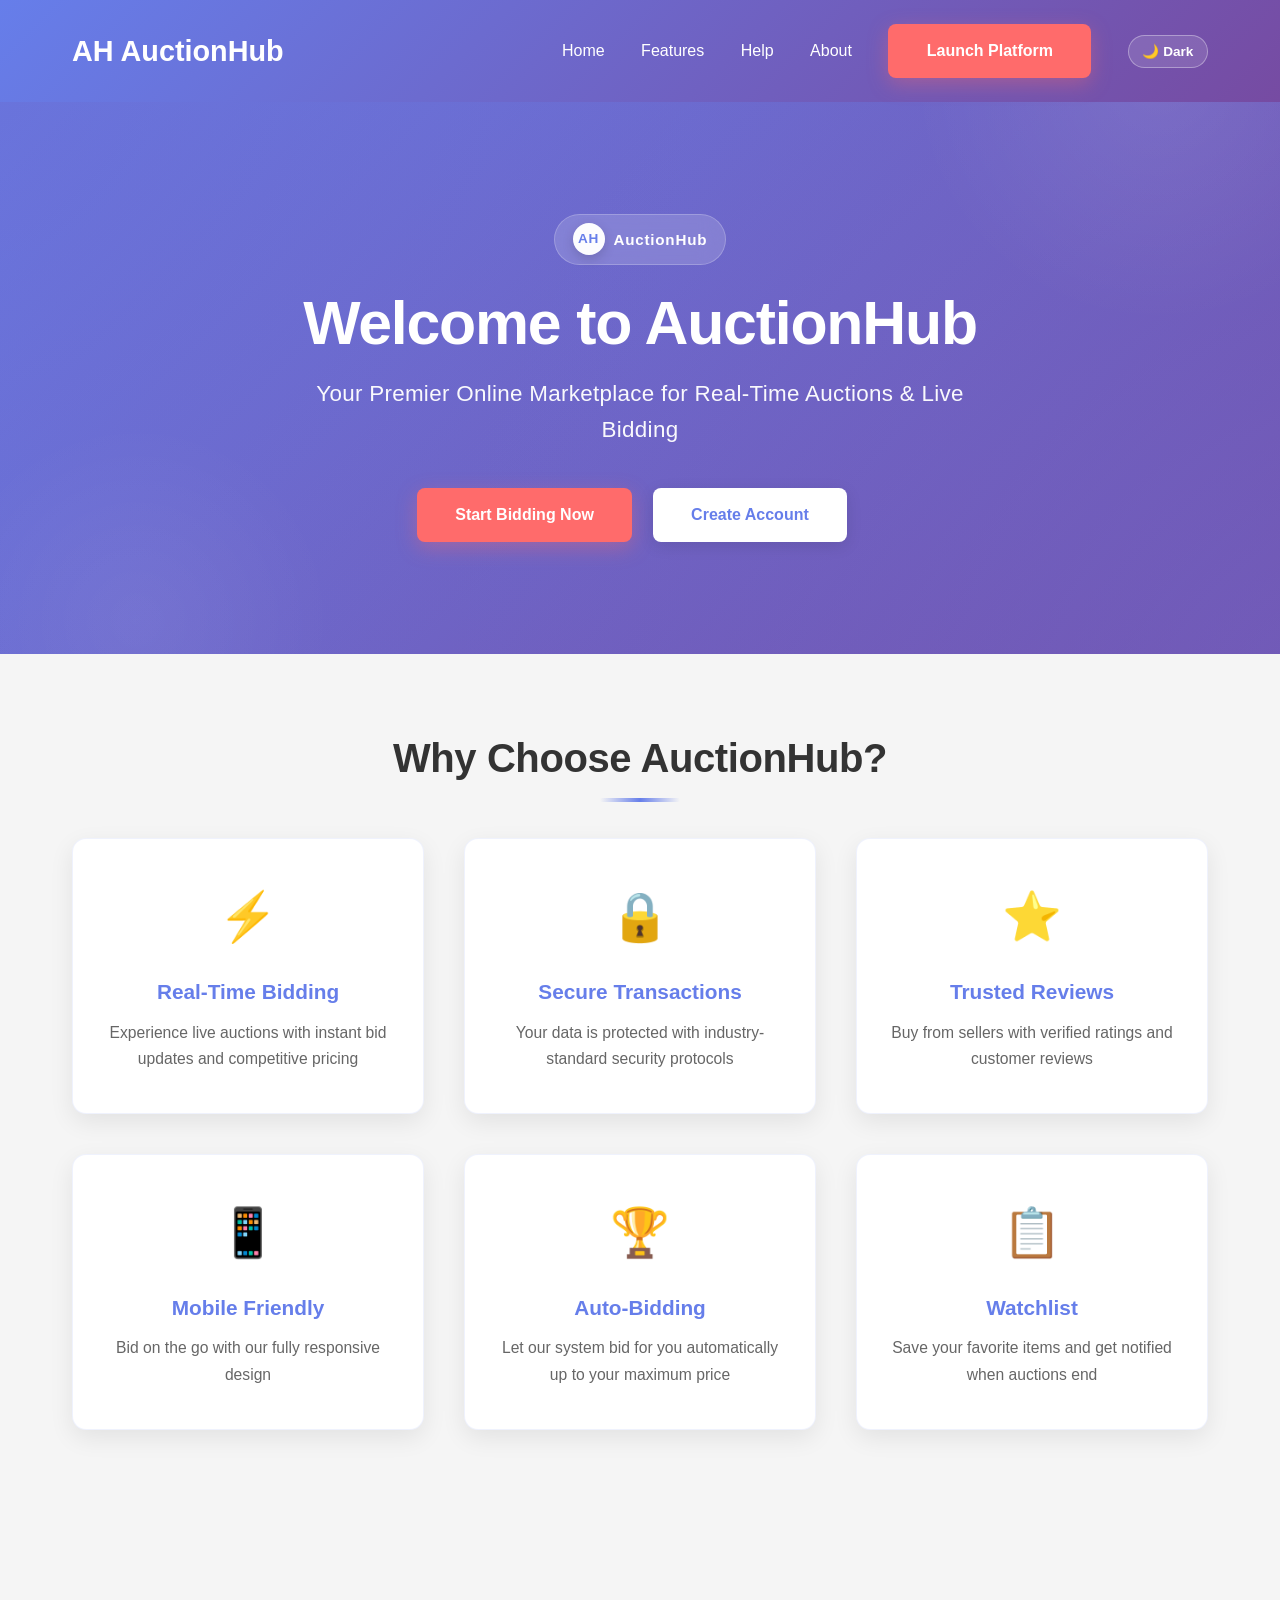
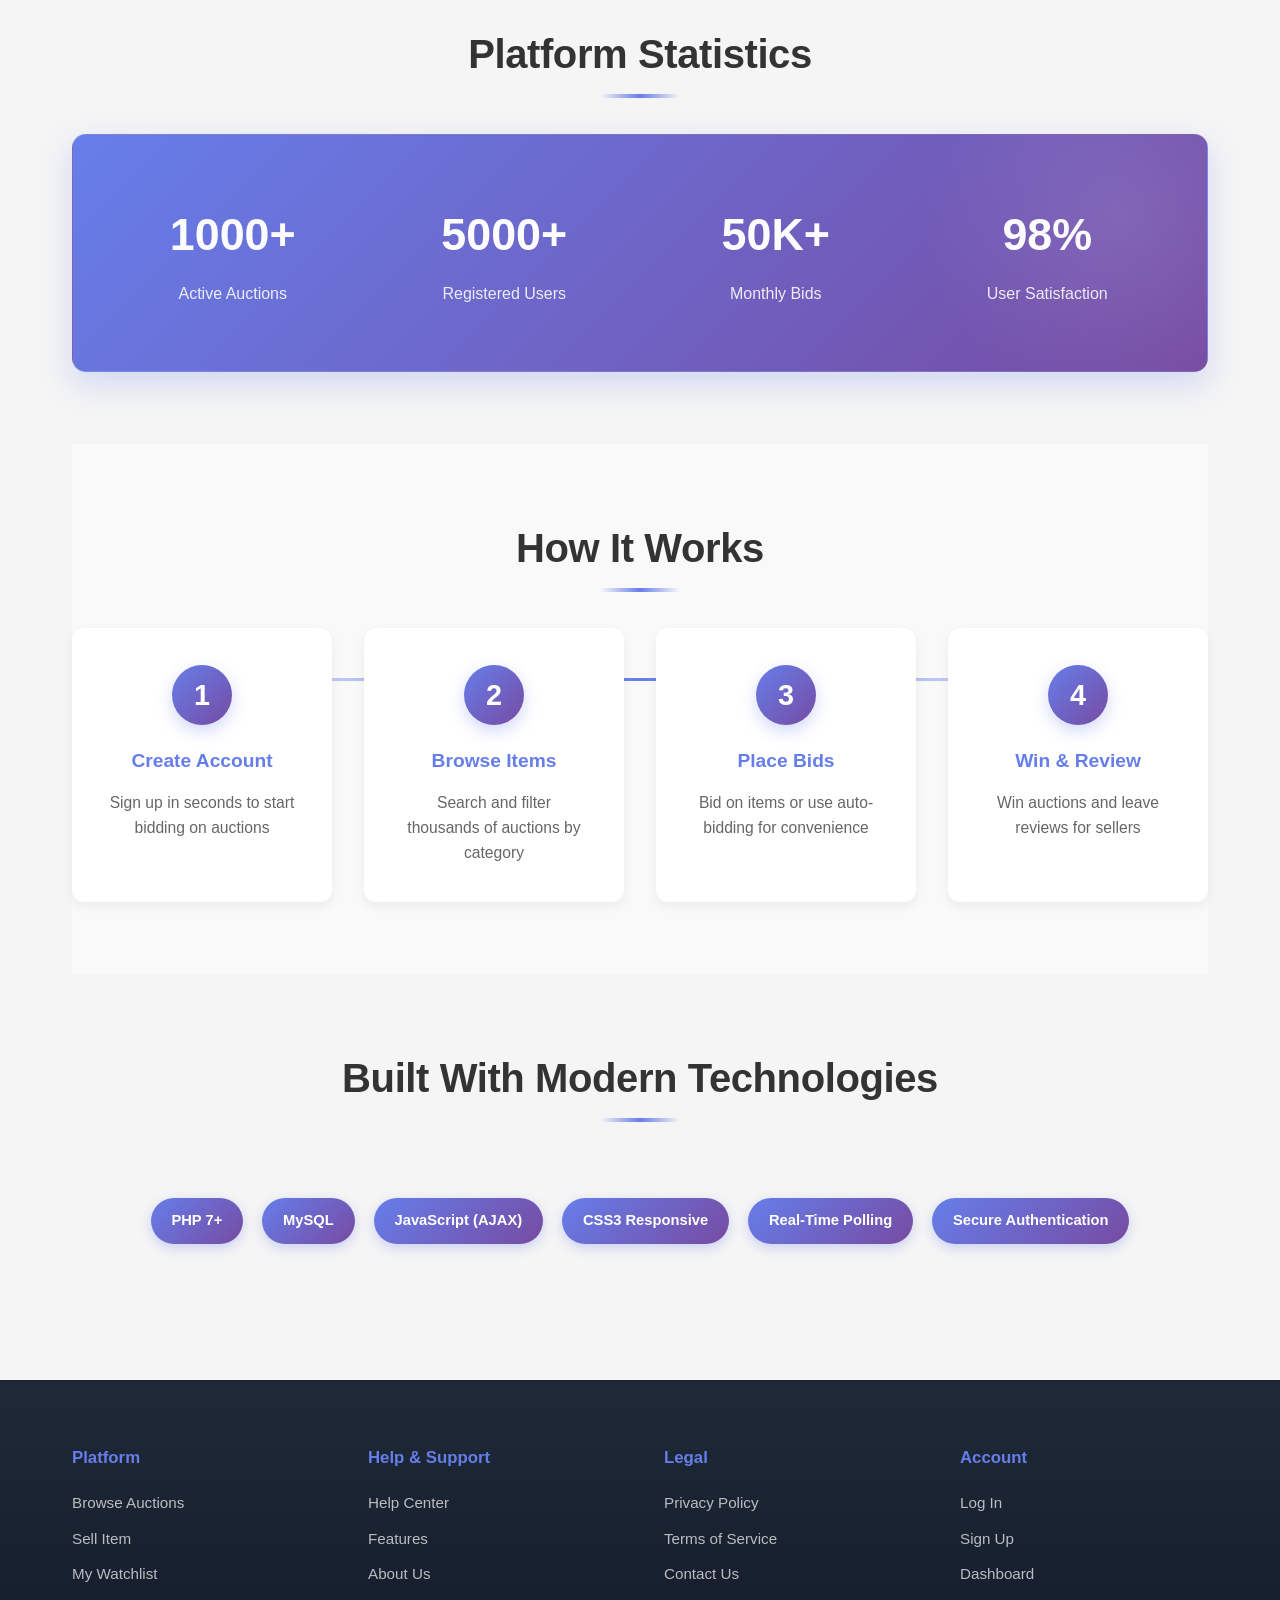
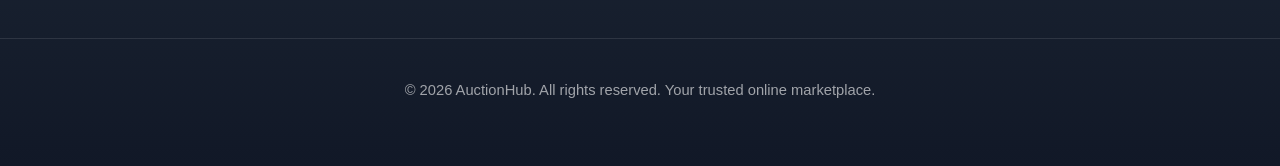
<file: index.html>
<!DOCTYPE html>
<html lang="en">
<head>
    <meta charset="UTF-8">
    <meta name="viewport" content="width=device-width, initial-scale=1.0">
    <title>AuctionHub - Online Marketplace & Bidding Platform</title>
    <style>
        :root {
            --primary: #667eea;
            --primary-dark: #5568d3;
            --secondary: #764ba2;
            --accent: #ff6b6b;
            --bg: #f5f5f5;
            --surface: #ffffff;
            --surface-alt: #f9f9f9;
            --text: #333;
            --text-light: #666;
            --border: #e2e8f0;
        }

        body[data-theme='dark'] {
            --bg: #0f172a;
            --surface: #111827;
            --surface-alt: #1f2937;
            --text: #e5e7eb;
            --text-light: #9ca3af;
            --border: #334155;
        }

        * {
            margin: 0;
            padding: 0;
            box-sizing: border-box;
        }

        body {
            font-family: -apple-system, BlinkMacSystemFont, 'Segoe UI', Roboto, Oxygen, Ubuntu, Cantarell, sans-serif;
            line-height: 1.6;
            color: var(--text);
            background-color: var(--bg);
            transition: background-color 0.3s, color 0.3s;
        }

        header {
            background: linear-gradient(135deg, var(--primary) 0%, var(--secondary) 100%);
            color: white;
            padding: 1.5rem 0;
            box-shadow: 0 2px 10px rgba(0, 0, 0, 0.1);
        }

        nav {
            display: flex;
            justify-content: space-between;
            align-items: center;
            max-width: 1200px;
            margin: 0 auto;
            padding: 0 2rem;
        }

        nav h1 {
            font-size: 1.8rem;
            font-weight: 700;
        }

        nav a {
            color: white;
            text-decoration: none;
            margin-left: 2rem;
            transition: opacity 0.3s;
        }

        nav a:hover {
            opacity: 0.8;
        }

        .theme-toggle {
            margin-left: 1rem;
            border: 1px solid rgba(255, 255, 255, 0.35);
            background: rgba(255, 255, 255, 0.12);
            color: #fff;
            border-radius: 999px;
            padding: 0.45rem 0.85rem;
            font-size: 0.85rem;
            font-weight: 700;
            cursor: pointer;
            transition: background-color 0.2s;
        }

        .theme-toggle:hover {
            background: rgba(255, 255, 255, 0.22);
        }

        .hero {
            background: radial-gradient(circle at bottom right, rgba(102,126,234,0.3) 0%, transparent 60%),
                        radial-gradient(circle at top left, rgba(118,75,162,0.2) 0%, transparent 50%),
                        linear-gradient(135deg, var(--primary) 0%, var(--secondary) 100%);
            color: white;
            padding: 7rem 2rem;
            text-align: center;
            position: relative;
            overflow: hidden;
        }

        .hero::before {
            content: '';
            position: absolute;
            top: -50%;
            right: -10%;
            width: 500px;
            height: 500px;
            background: radial-gradient(circle, rgba(255,255,255,0.08) 0%, transparent 70%);
            border-radius: 50%;
            pointer-events: none;
        }

        .hero::after {
            content: '';
            position: absolute;
            bottom: -30%;
            left: -5%;
            width: 400px;
            height: 400px;
            background: radial-gradient(circle, rgba(255,255,255,0.06) 0%, transparent 70%);
            border-radius: 50%;
            pointer-events: none;
        }

        .hero-brand {
            display: inline-flex;
            align-items: center;
            gap: 0.55rem;
            margin-bottom: 1.5rem;
            padding: 0.55rem 1.1rem;
            border-radius: 999px;
            background: rgba(255, 255, 255, 0.16);
            border: 1px solid rgba(255, 255, 255, 0.22);
            -webkit-backdrop-filter: blur(12px);
            backdrop-filter: blur(12px);
            font-weight: 700;
            letter-spacing: 0.05em;
            font-size: 0.95rem;
        }

        .hero-brand .hero-mark {
            display: inline-grid;
            place-items: center;
            width: 32px;
            height: 32px;
            border-radius: 50%;
            background: rgba(255, 255, 255, 0.98);
            color: var(--primary);
            font-size: 0.85rem;
            font-weight: 900;
            box-shadow: 0 4px 12px rgba(0,0,0,0.15);
        }

        .hero h2 {
            font-size: clamp(2.5rem, 6vw, 3.8rem);
            margin-bottom: 1.2rem;
            font-weight: 800;
            letter-spacing: -0.02em;
            line-height: 1.1;
            position: relative;
            z-index: 1;
        }

        .hero p {
            font-size: clamp(1.05rem, 3vw, 1.4rem);
            margin-bottom: 2.5rem;
            opacity: 0.96;
            max-width: 700px;
            margin-left: auto;
            margin-right: auto;
            font-weight: 500;
            letter-spacing: 0.3px;
            position: relative;
            z-index: 1;
        }

        .btn {
            display: inline-block;
            padding: 0.9rem 2.4rem;
            background-color: var(--accent);
            color: white;
            text-decoration: none;
            border-radius: 8px;
            font-weight: 600;
            transition: all 0.3s ease;
            margin-right: 1rem;
            border: none;
            cursor: pointer;
            font-size: 1rem;
            box-shadow: 0 6px 20px rgba(255, 107, 107, 0.35);
            position: relative;
            z-index: 1;
        }

        .btn:hover {
            background-color: #ff5252;
            transform: translateY(-2px);
            box-shadow: 0 10px 28px rgba(255, 107, 107, 0.45);
        }

        .btn.secondary {
            background-color: white;
            color: var(--primary);
            box-shadow: 0 4px 16px rgba(0,0,0,0.1);
        }

        .btn.secondary:hover {
            background-color: #f8f8f8;
            transform: translateY(-2px);
            box-shadow: 0 8px 24px rgba(0,0,0,0.15);
        }

        .container {
            max-width: 1200px;
            margin: 0 auto;
            padding: 0 2rem;
        }

        section {
            padding: 4.5rem 0;
        }

        section h3 {
            font-size: clamp(1.8rem, 4vw, 2.5rem);
            margin-bottom: 3rem;
            text-align: center;
            color: var(--text);
            font-weight: 800;
            letter-spacing: -0.01em;
            position: relative;
            display: inline-block;
            width: 100%;
        }

        section h3::after {
            content: '';
            position: absolute;
            bottom: -12px;
            left: 50%;
            transform: translateX(-50%);
            width: 80px;
            height: 4px;
            background: linear-gradient(90deg, transparent, var(--primary), transparent);
            border-radius: 2px;
        }

        .features-grid {
            display: grid;
            grid-template-columns: repeat(auto-fit, minmax(280px, 1fr));
            gap: 2.5rem;
            margin-bottom: 3rem;
        }

        .feature-card {
            background: var(--surface);
            padding: 2.5rem 2rem;
            border-radius: 14px;
            border: 1px solid rgba(102, 126, 234, 0.1);
            box-shadow: 0 8px 24px rgba(0, 0, 0, 0.08);
            text-align: center;
            transition: all 0.4s cubic-bezier(0.4, 0, 0.2, 1);
            position: relative;
            overflow: hidden;
        }

        .feature-card::before {
            content: '';
            position: absolute;
            top: 0;
            left: 0;
            right: 0;
            height: 4px;
            background: linear-gradient(90deg, var(--primary), var(--secondary));
            transform: scaleX(0);
            transform-origin: left;
            transition: transform 0.4s ease;
        }

        .feature-card:hover {
            transform: translateY(-8px);
            box-shadow: 0 16px 40px rgba(102, 126, 234, 0.2);
            border-color: rgba(102, 126, 234, 0.25);
        }

        .feature-card:hover::before {
            transform: scaleX(1);
        }

        .feature-card .icon {
            font-size: 3rem;
            margin-bottom: 1.2rem;
            display: block;
            transition: transform 0.3s ease;
        }

        .feature-card:hover .icon {
            transform: scale(1.1) rotate(5deg);
        }

        .feature-card h4 {
            font-size: 1.3rem;
            margin-bottom: 0.7rem;
            color: var(--primary);
            font-weight: 700;
        }

        .feature-card p {
            color: var(--text-light);
            font-size: 0.98rem;
            line-height: 1.7;
        }

        .stats {
            background: linear-gradient(135deg, var(--primary) 0%, var(--secondary) 100%);
            color: white;
            padding: 4rem 3rem;
            border-radius: 14px;
            display: grid;
            grid-template-columns: repeat(auto-fit, minmax(200px, 1fr));
            gap: 3rem;
            text-align: center;
            box-shadow: 0 12px 32px rgba(102, 126, 234, 0.25);
            border: 1px solid rgba(255, 255, 255, 0.1);
            position: relative;
            overflow: hidden;
        }

        .stats::before {
            content: '';
            position: absolute;
            top: -50%;
            right: -10%;
            width: 400px;
            height: 400px;
            background: radial-gradient(circle, rgba(255,255,255,0.1) 0%, transparent 70%);
            border-radius: 50%;
            pointer-events: none;
        }

        .stat-item {
            position: relative;
            z-index: 1;
        }

        .stat-item h5 {
            font-size: clamp(2rem, 5vw, 2.8rem);
            font-weight: 800;
            margin-bottom: 0.7rem;
            color: rgba(255,255,255,0.98);
        }

        .stat-item p {
            color: rgba(255,255,255,0.88);
            font-size: 1rem;
            font-weight: 500;
        }

        .how-it-works {
            background: var(--surface-alt);
        }

        .steps-grid {
            display: grid;
            grid-template-columns: repeat(auto-fit, minmax(240px, 1fr));
            gap: 2rem;
            position: relative;
        }

        .steps-grid::before {
            content: '';
            position: absolute;
            top: 50px;
            left: 5%;
            right: 5%;
            height: 3px;
            background: linear-gradient(90deg, transparent, var(--primary), transparent);
            z-index: 0;
            pointer-events: none;
        }

        @media (max-width: 768px) {
            .steps-grid::before {
                display: none;
            }
        }

        .step {
            background: var(--surface);
            padding: 2.2rem;
            border-radius: 12px;
            text-align: center;
            border: 2px solid transparent;
            box-shadow: 0 4px 12px rgba(0, 0, 0, 0.06);
            transition: all 0.3s ease;
            position: relative;
            z-index: 1;
        }

        .step:hover {
            border-color: var(--primary);
            box-shadow: 0 8px 24px rgba(102, 126, 234, 0.15);
            transform: translateY(-4px);
        }

        .step-number {
            background: linear-gradient(135deg, var(--primary), var(--secondary));
            color: white;
            border-radius: 50%;
            width: 60px;
            height: 60px;
            display: flex;
            align-items: center;
            justify-content: center;
            font-weight: bold;
            font-size: 1.8rem;
            margin: 0 auto 1.3rem;
            box-shadow: 0 6px 16px rgba(102, 126, 234, 0.3);
            transition: transform 0.3s ease;
        }

        .step:hover .step-number {
            transform: scale(1.1);
        }

        .step h4 {
            color: var(--primary);
            margin-bottom: 0.8rem;
            font-size: 1.2rem;
            font-weight: 700;
        }

        .step p {
            color: var(--text-light);
            font-size: 0.98rem;
            line-height: 1.6;
        }

        footer {
            background: linear-gradient(180deg, #1f2937 0%, #111827 100%);
            color: white;
            padding: 4rem 0;
            text-align: center;
            margin-top: 4rem;
            border-top: 1px solid rgba(102, 126, 234, 0.1);
        }

        footer .footer-content {
            max-width: 1200px;
            margin: 0 auto;
            padding: 0 2rem;
            display: grid;
            grid-template-columns: repeat(auto-fit, minmax(220px, 1fr));
            gap: 3rem;
            text-align: left;
            margin-bottom: 2.5rem;
        }

        footer .footer-section h5 {
            margin-bottom: 1.2rem;
            color: var(--primary);
            font-size: 1.05rem;
            font-weight: 700;
        }

        footer .footer-section a {
            display: block;
            color: rgba(255, 255, 255, 0.7);
            text-decoration: none;
            margin-bottom: 0.7rem;
            transition: color 0.3s;
            font-size: 0.95rem;
        }

        footer .footer-section a:hover {
            color: white;
        }

        footer .footer-bottom {
            border-top: 1px solid rgba(255, 255, 255, 0.1);
            padding-top: 2.5rem;
            color: rgba(255, 255, 255, 0.6);
            font-size: 0.92rem;
        }

        .technology-badges {
            display: flex;
            justify-content: center;
            gap: 1.2rem;
            flex-wrap: wrap;
            margin-top: 2.5rem;
        }

        .tech-badge {
            display: inline-block;
            background: linear-gradient(135deg, var(--primary), var(--secondary));
            color: white;
            padding: 0.7rem 1.3rem;
            border-radius: 24px;
            font-size: 0.92rem;
            font-weight: 600;
            box-shadow: 0 4px 12px rgba(102, 126, 234, 0.3);
            transition: all 0.3s ease;
            border: none;
        }

        .tech-badge:hover {
            transform: translateY(-2px);
            box-shadow: 0 6px 18px rgba(102, 126, 234, 0.4);
        }

        @media (max-width: 768px) {
            .theme-toggle {
                margin-left: 0;
                margin-top: 0.25rem;
            }
        }
    </style>
</head>
<body>
    <header>
        <nav>
            <h1>AH AuctionHub</h1>
            <div>
                <a href="index.html">Home</a>
                <a href="features.html">Features</a>
                <a href="help.html">Help</a>
                <a href="about.html">About</a>
                <a href="/auction_system/index.php" class="btn">Launch Platform</a>
                <button id="themeToggle" class="theme-toggle" type="button" aria-label="Toggle light and dark theme">🌙 Dark</button>
            </div>
        </nav>
    </header>

    <section class="hero">
        <div class="hero-brand"><span class="hero-mark">AH</span><span>AuctionHub</span></div>
        <h2>Welcome to AuctionHub</h2>
        <p>Your Premier Online Marketplace for Real-Time Auctions & Live Bidding</p>
                <a href="/auction_system/index.php" class="btn">Start Bidding Now</a>
                <a href="/auction_system/auth/register.php" class="btn secondary">Create Account</a>
    </section>

    <div class="container">
        <section>
            <h3>Why Choose AuctionHub?</h3>
            <div class="features-grid">
                <div class="feature-card">
                    <div class="icon">⚡</div>
                    <h4>Real-Time Bidding</h4>
                    <p>Experience live auctions with instant bid updates and competitive pricing</p>
                </div>
                <div class="feature-card">
                    <div class="icon">🔒</div>
                    <h4>Secure Transactions</h4>
                    <p>Your data is protected with industry-standard security protocols</p>
                </div>
                <div class="feature-card">
                    <div class="icon">⭐</div>
                    <h4>Trusted Reviews</h4>
                    <p>Buy from sellers with verified ratings and customer reviews</p>
                </div>
                <div class="feature-card">
                    <div class="icon">📱</div>
                    <h4>Mobile Friendly</h4>
                    <p>Bid on the go with our fully responsive design</p>
                </div>
                <div class="feature-card">
                    <div class="icon">🏆</div>
                    <h4>Auto-Bidding</h4>
                    <p>Let our system bid for you automatically up to your maximum price</p>
                </div>
                <div class="feature-card">
                    <div class="icon">📋</div>
                    <h4>Watchlist</h4>
                    <p>Save your favorite items and get notified when auctions end</p>
                </div>
            </div>
        </section>

        <section>
            <h3>Platform Statistics</h3>
            <div class="stats">
                <div class="stat-item">
                    <h5>1000+</h5>
                    <p>Active Auctions</p>
                </div>
                <div class="stat-item">
                    <h5>5000+</h5>
                    <p>Registered Users</p>
                </div>
                <div class="stat-item">
                    <h5>50K+</h5>
                    <p>Monthly Bids</p>
                </div>
                <div class="stat-item">
                    <h5>98%</h5>
                    <p>User Satisfaction</p>
                </div>
            </div>
        </section>

        <section class="how-it-works">
            <h3>How It Works</h3>
            <div class="steps-grid">
                <div class="step">
                    <div class="step-number">1</div>
                    <h4>Create Account</h4>
                    <p>Sign up in seconds to start bidding on auctions</p>
                </div>
                <div class="step">
                    <div class="step-number">2</div>
                    <h4>Browse Items</h4>
                    <p>Search and filter thousands of auctions by category</p>
                </div>
                <div class="step">
                    <div class="step-number">3</div>
                    <h4>Place Bids</h4>
                    <p>Bid on items or use auto-bidding for convenience</p>
                </div>
                <div class="step">
                    <div class="step-number">4</div>
                    <h4>Win & Review</h4>
                    <p>Win auctions and leave reviews for sellers</p>
                </div>
            </div>
        </section>

        <section>
            <h3>Built With Modern Technologies</h3>
            <div class="technology-badges">
                <span class="tech-badge">PHP 7+</span>
                <span class="tech-badge">MySQL</span>
                <span class="tech-badge">JavaScript (AJAX)</span>
                <span class="tech-badge">CSS3 Responsive</span>
                <span class="tech-badge">Real-Time Polling</span>
                <span class="tech-badge">Secure Authentication</span>
            </div>
        </section>
    </div>

    <footer>
        <div class="footer-content">
            <div class="footer-section">
                <h5>Platform</h5>
                <a href="/auction_system/index.php">Browse Auctions</a>
                <a href="/auction_system/items/create_item.php">Sell Item</a>
                <a href="/auction_system/user/watchlist.php">My Watchlist</a>
            </div>
            <div class="footer-section">
                <h5>Help & Support</h5>
                <a href="help.html">Help Center</a>
                <a href="features.html">Features</a>
                <a href="about.html">About Us</a>
            </div>
            <div class="footer-section">
                <h5>Legal</h5>
                <a href="privacy.html">Privacy Policy</a>
                <a href="terms.html">Terms of Service</a>
                <a href="contact.html">Contact Us</a>
            </div>
            <div class="footer-section">
                <h5>Account</h5>
                <a href="/auction_system/auth/login.php">Log In</a>
                <a href="/auction_system/auth/register.php">Sign Up</a>
                <a href="/auction_system/user/dashboard.php">Dashboard</a>
            </div>
        </div>
        <div class="footer-bottom">
            <p>&copy; 2026 AuctionHub. All rights reserved. Your trusted online marketplace.</p>
        </div>
    </footer>

        <script>
                (function() {
                    const storageKey = 'auctionhub_theme';
                    const toggleButton = document.getElementById('themeToggle');

                    const applyTheme = function(theme) {
                        document.body.setAttribute('data-theme', theme);
                        if (toggleButton) {
                            toggleButton.textContent = theme === 'dark' ? '☀️ Light' : '🌙 Dark';
                        }
                    };

                    const savedTheme = localStorage.getItem(storageKey);
                    const prefersDark = window.matchMedia('(prefers-color-scheme: dark)').matches;
                    applyTheme(savedTheme || (prefersDark ? 'dark' : 'light'));

                    if (toggleButton) {
                        toggleButton.addEventListener('click', function() {
                            const currentTheme = document.body.getAttribute('data-theme') || 'light';
                            const nextTheme = currentTheme === 'dark' ? 'light' : 'dark';
                            localStorage.setItem(storageKey, nextTheme);
                            applyTheme(nextTheme);
                        });
                    }
                })();
        </script>
</body>
</html>
</file>
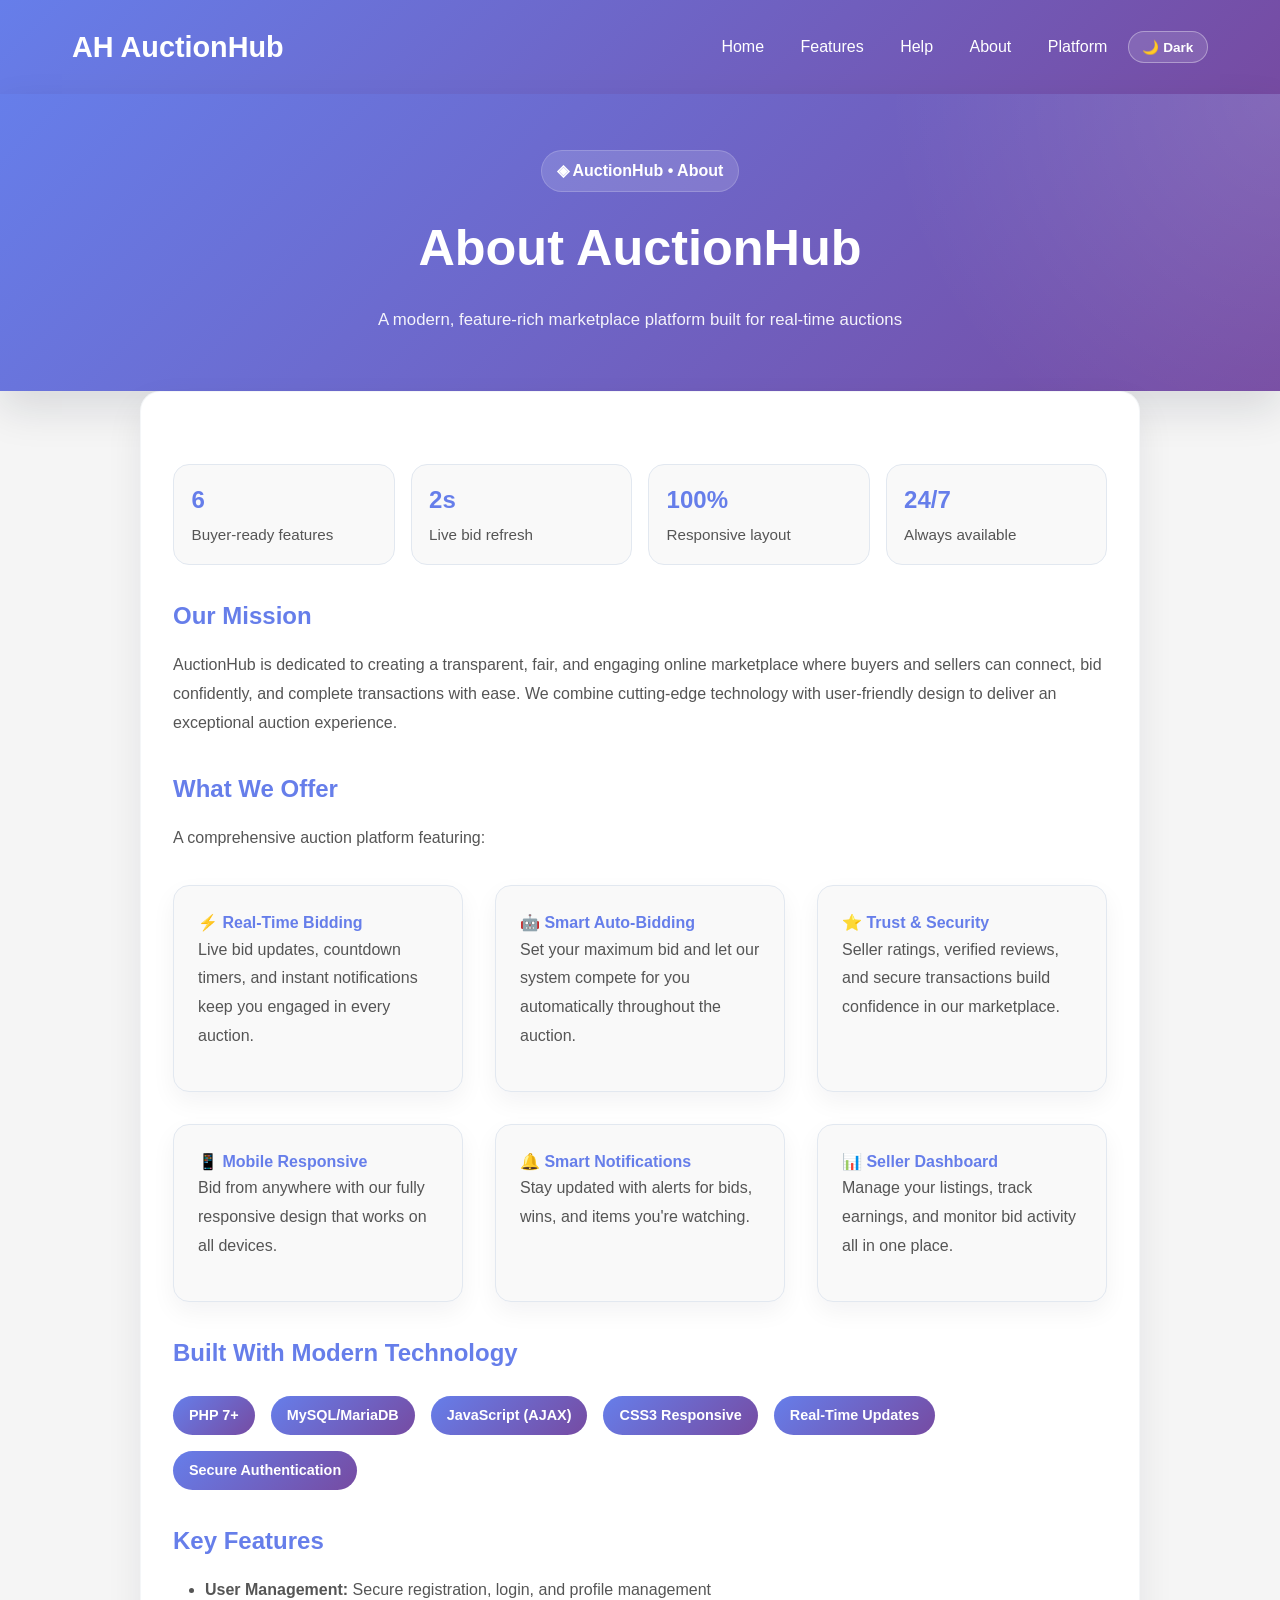
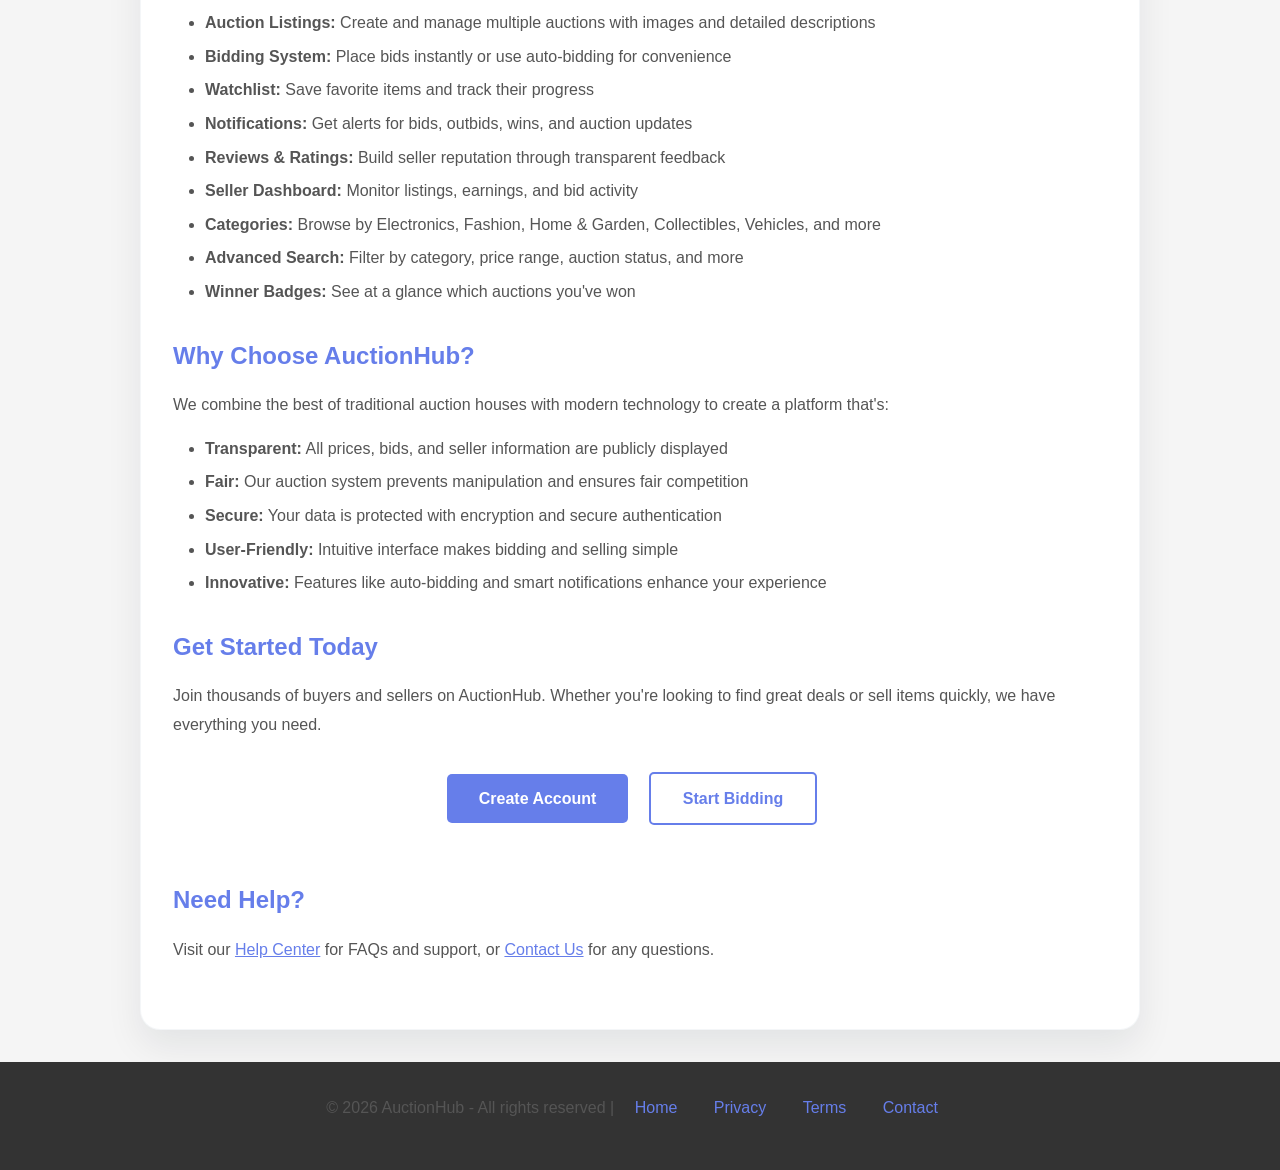
<file: about.html>
<!DOCTYPE html>
<html lang="en">
<head>
    <meta charset="UTF-8">
    <meta name="viewport" content="width=device-width, initial-scale=1.0">
    <title>About - AuctionHub Marketplace</title>
    <style>
        :root {
            --primary: #667eea;
            --primary-dark: #5568d3;
            --secondary: #764ba2;
            --bg: #f5f5f5;
            --surface: #ffffff;
            --surface-alt: #f9f9f9;
            --text: #333;
            --text-light: #555;
            --border: #e2e8f0;
        }

        body[data-theme='dark'] {
            --bg: #0f172a;
            --surface: #111827;
            --surface-alt: #1f2937;
            --text: #e5e7eb;
            --text-light: #9ca3af;
            --border: #334155;
        }

        * {
            margin: 0;
            padding: 0;
            box-sizing: border-box;
        }

        body {
            font-family: -apple-system, BlinkMacSystemFont, 'Segoe UI', Roboto, Oxygen, Ubuntu, Cantarell, sans-serif;
            line-height: 1.6;
            color: var(--text);
            background-color: var(--bg);
            transition: background-color 0.3s, color 0.3s;
            overflow-x: hidden;
        }

        header {
            background: linear-gradient(135deg, var(--primary) 0%, var(--secondary) 100%);
            color: white;
            padding: 1.5rem 0;
            box-shadow: 0 2px 10px rgba(0, 0, 0, 0.1);
        }

        nav {
            display: flex;
            justify-content: space-between;
            align-items: center;
            max-width: 1200px;
            margin: 0 auto;
            padding: 0 2rem;
        }

        nav h1 {
            font-size: 1.8rem;
            font-weight: 700;
        }

        nav a {
            color: white;
            text-decoration: none;
            margin-left: 2rem;
            transition: opacity 0.3s;
        }

        nav a:hover {
            opacity: 0.8;
        }

        .theme-toggle {
            margin-left: 1rem;
            border: 1px solid rgba(255, 255, 255, 0.35);
            background: rgba(255, 255, 255, 0.12);
            color: #fff;
            border-radius: 999px;
            padding: 0.45rem 0.85rem;
            font-size: 0.85rem;
            font-weight: 700;
            cursor: pointer;
            transition: background-color 0.2s;
        }

        .theme-toggle:hover {
            background: rgba(255, 255, 255, 0.22);
        }

        .hero {
            background:
                radial-gradient(circle at top right, rgba(255,255,255,0.12), transparent 30%),
                linear-gradient(135deg, var(--primary) 0%, var(--secondary) 100%);
            color: white;
            padding: 3.5rem 2rem;
            text-align: center;
            box-shadow: 0 18px 40px rgba(15, 23, 42, 0.12);
        }

        .hero h2 {
            font-size: clamp(2rem, 4vw, 3.15rem);
            margin-bottom: 1rem;
        }

        .hero p {
            max-width: 760px;
            margin: 0 auto;
            color: rgba(255,255,255,0.92);
            font-size: 1.05rem;
        }

        .hero-chip {
            display: inline-flex;
            align-items: center;
            gap: 0.5rem;
            padding: 0.45rem 0.9rem;
            border-radius: 999px;
            background: rgba(255,255,255,0.14);
            border: 1px solid rgba(255,255,255,0.18);
            margin-bottom: 1rem;
            font-weight: 700;
        }

        .container {
            max-width: 1000px;
            margin: 0 auto;
            padding: 3rem 2rem;
            background: var(--surface);
            border-radius: 20px;
            margin-bottom: 2rem;
            box-shadow: 0 16px 36px rgba(15, 23, 42, 0.08);
            border: 1px solid rgba(148, 163, 184, 0.1);
        }

        h3 {
            color: var(--primary);
            font-size: 1.5rem;
            margin-top: 2rem;
            margin-bottom: 1rem;
        }

        .about-strip {
            display: grid;
            grid-template-columns: repeat(4, 1fr);
            gap: 1rem;
            margin: 1.5rem 0 2rem;
        }

        .about-stat {
            background: var(--surface-alt);
            border: 1px solid var(--border);
            padding: 1rem 1.1rem;
            border-radius: 16px;
        }

        .about-stat strong {
            display: block;
            color: var(--primary);
            font-size: 1.5rem;
            margin-bottom: .2rem;
        }

        .about-stat span {
            color: var(--text-light);
            font-size: .95rem;
        }

        p {
            margin-bottom: 1rem;
            color: var(--text-light);
            line-height: 1.8;
        }

        .feature-grid {
            display: grid;
            grid-template-columns: repeat(auto-fit, minmax(250px, 1fr));
            gap: 2rem;
            margin: 2rem 0;
        }

        .feature-box {
            background: var(--surface-alt);
            padding: 1.5rem;
            border-radius: 16px;
            border: 1px solid var(--border);
            box-shadow: 0 10px 24px rgba(15, 23, 42, 0.05);
        }

        .feature-box strong {
            color: var(--primary);
        }

        .tech-grid {
            display: flex;
            flex-wrap: wrap;
            gap: 1rem;
            margin: 1.5rem 0;
        }

        .badge {
            display: inline-block;
            padding: 0.5rem 1rem;
            background: linear-gradient(135deg, var(--primary) 0%, var(--secondary) 100%);
            color: white;
            border-radius: 20px;
            font-size: 0.9rem;
            font-weight: 600;
        }

        ul {
            margin: 1rem 0 1rem 2rem;
        }

        li {
            margin-bottom: 0.5rem;
            color: var(--text-light);
        }

        .btn {
            display: inline-block;
            padding: 0.75rem 2rem;
            background-color: var(--primary);
            color: white;
            text-decoration: none;
            border-radius: 5px;
            font-weight: 600;
            transition: background-color 0.3s;
            margin-right: 1rem;
        }

        .btn:hover {
            background-color: var(--primary-dark);
        }

        .btn.secondary {
            background-color: white;
            color: var(--primary);
            border: 2px solid var(--primary);
        }

        .btn.secondary:hover {
            background-color: var(--surface-alt);
        }

        .cta-row {
            margin-top: 2rem;
            text-align: center;
        }

        .cta-row .btn {
            margin-bottom: .5rem;
        }

        .help-heading {
            margin-top: 3rem;
        }

        footer {
            background: #333;
            color: white;
            padding: 2rem 0;
            text-align: center;
        }

        footer a {
            color: var(--primary);
            text-decoration: none;
            margin: 0 1rem;
        }

        footer a:hover {
            text-decoration: underline;
        }

        a {
            color: var(--primary);
        }

        @media (max-width: 768px) {
            .about-strip {
                grid-template-columns: repeat(2, 1fr);
            }

            nav {
                flex-direction: column;
                gap: 1rem;
                text-align: center;
            }

            nav a {
                margin-left: 0;
                font-size: 0.9rem;
            }

            .theme-toggle {
                margin-left: 0;
                margin-top: 0.25rem;
            }
        }
    </style>
</head>
<body>
    <header>
        <nav>
            <h1>AH AuctionHub</h1>
            <div>
                <a href="index.html">Home</a>
                <a href="features.html">Features</a>
                <a href="help.html">Help</a>
                <a href="about.html">About</a>
                 <a href="/auction_system/index.php">Platform</a>
                <button id="themeToggle" class="theme-toggle" type="button" aria-label="Toggle light and dark theme">🌙 Dark</button>
            </div>
        </nav>
    </header>

    <section class="hero">
        <div class="hero-chip">◈ AuctionHub • About</div>
        <h2>About AuctionHub</h2>
        <p>A modern, feature-rich marketplace platform built for real-time auctions</p>
    </section>

    <div class="container">
        <div class="about-strip">
            <div class="about-stat"><strong>6</strong><span>Buyer-ready features</span></div>
            <div class="about-stat"><strong>2s</strong><span>Live bid refresh</span></div>
            <div class="about-stat"><strong>100%</strong><span>Responsive layout</span></div>
            <div class="about-stat"><strong>24/7</strong><span>Always available</span></div>
        </div>

        <h3>Our Mission</h3>
        <p>AuctionHub is dedicated to creating a transparent, fair, and engaging online marketplace where buyers and sellers can connect, bid confidently, and complete transactions with ease. We combine cutting-edge technology with user-friendly design to deliver an exceptional auction experience.</p>

        <h3>What We Offer</h3>
        <p>A comprehensive auction platform featuring:</p>
        <div class="feature-grid">
            <div class="feature-box">
                <strong>⚡ Real-Time Bidding</strong>
                <p>Live bid updates, countdown timers, and instant notifications keep you engaged in every auction.</p>
            </div>
            <div class="feature-box">
                <strong>🤖 Smart Auto-Bidding</strong>
                <p>Set your maximum bid and let our system compete for you automatically throughout the auction.</p>
            </div>
            <div class="feature-box">
                <strong>⭐ Trust & Security</strong>
                <p>Seller ratings, verified reviews, and secure transactions build confidence in our marketplace.</p>
            </div>
            <div class="feature-box">
                <strong>📱 Mobile Responsive</strong>
                <p>Bid from anywhere with our fully responsive design that works on all devices.</p>
            </div>
            <div class="feature-box">
                <strong>🔔 Smart Notifications</strong>
                <p>Stay updated with alerts for bids, wins, and items you're watching.</p>
            </div>
            <div class="feature-box">
                <strong>📊 Seller Dashboard</strong>
                <p>Manage your listings, track earnings, and monitor bid activity all in one place.</p>
            </div>
        </div>

        <h3>Built With Modern Technology</h3>
        <div class="tech-grid">
            <span class="badge">PHP 7+</span>
            <span class="badge">MySQL/MariaDB</span>
            <span class="badge">JavaScript (AJAX)</span>
            <span class="badge">CSS3 Responsive</span>
            <span class="badge">Real-Time Updates</span>
            <span class="badge">Secure Authentication</span>
        </div>

        <h3>Key Features</h3>
        <ul>
            <li><strong>User Management:</strong> Secure registration, login, and profile management</li>
            <li><strong>Auction Listings:</strong> Create and manage multiple auctions with images and detailed descriptions</li>
            <li><strong>Bidding System:</strong> Place bids instantly or use auto-bidding for convenience</li>
            <li><strong>Watchlist:</strong> Save favorite items and track their progress</li>
            <li><strong>Notifications:</strong> Get alerts for bids, outbids, wins, and auction updates</li>
            <li><strong>Reviews & Ratings:</strong> Build seller reputation through transparent feedback</li>
            <li><strong>Seller Dashboard:</strong> Monitor listings, earnings, and bid activity</li>
            <li><strong>Categories:</strong> Browse by Electronics, Fashion, Home & Garden, Collectibles, Vehicles, and more</li>
            <li><strong>Advanced Search:</strong> Filter by category, price range, auction status, and more</li>
            <li><strong>Winner Badges:</strong> See at a glance which auctions you've won</li>
        </ul>

        <h3>Why Choose AuctionHub?</h3>
        <p>We combine the best of traditional auction houses with modern technology to create a platform that's:</p>
        <ul>
            <li><strong>Transparent:</strong> All prices, bids, and seller information are publicly displayed</li>
            <li><strong>Fair:</strong> Our auction system prevents manipulation and ensures fair competition</li>
            <li><strong>Secure:</strong> Your data is protected with encryption and secure authentication</li>
            <li><strong>User-Friendly:</strong> Intuitive interface makes bidding and selling simple</li>
            <li><strong>Innovative:</strong> Features like auto-bidding and smart notifications enhance your experience</li>
        </ul>

        <h3>Get Started Today</h3>
        <p>Join thousands of buyers and sellers on AuctionHub. Whether you're looking to find great deals or sell items quickly, we have everything you need.</p>
           <div class="cta-row">
             <a href="/auction_system/auth/register.php" class="btn">Create Account</a>
             <a href="/auction_system/index.php" class="btn secondary">Start Bidding</a>
        </div>

           <h3 class="help-heading">Need Help?</h3>
        <p>Visit our <a href="help.html">Help Center</a> for FAQs and support, or <a href="contact.html">Contact Us</a> for any questions.</p>
    </div>

    <footer>
        <p>&copy; 2026 AuctionHub - All rights reserved |
            <a href="index.html">Home</a>
            <a href="privacy.html">Privacy</a>
            <a href="terms.html">Terms</a>
            <a href="contact.html">Contact</a>
        </p>
    </footer>

        <script>
                (function() {
                    const storageKey = 'auctionhub_theme';
                    const toggleButton = document.getElementById('themeToggle');

                    const applyTheme = function(theme) {
                        document.body.setAttribute('data-theme', theme);
                        if (toggleButton) {
                            toggleButton.textContent = theme === 'dark' ? '☀️ Light' : '🌙 Dark';
                        }
                    };

                    const savedTheme = localStorage.getItem(storageKey);
                    const prefersDark = window.matchMedia('(prefers-color-scheme: dark)').matches;
                    applyTheme(savedTheme || (prefersDark ? 'dark' : 'light'));

                    if (toggleButton) {
                        toggleButton.addEventListener('click', function() {
                            const currentTheme = document.body.getAttribute('data-theme') || 'light';
                            const nextTheme = currentTheme === 'dark' ? 'light' : 'dark';
                            localStorage.setItem(storageKey, nextTheme);
                            applyTheme(nextTheme);
                        });
                    }
                })();
        </script>
</body>
</html>
</file>
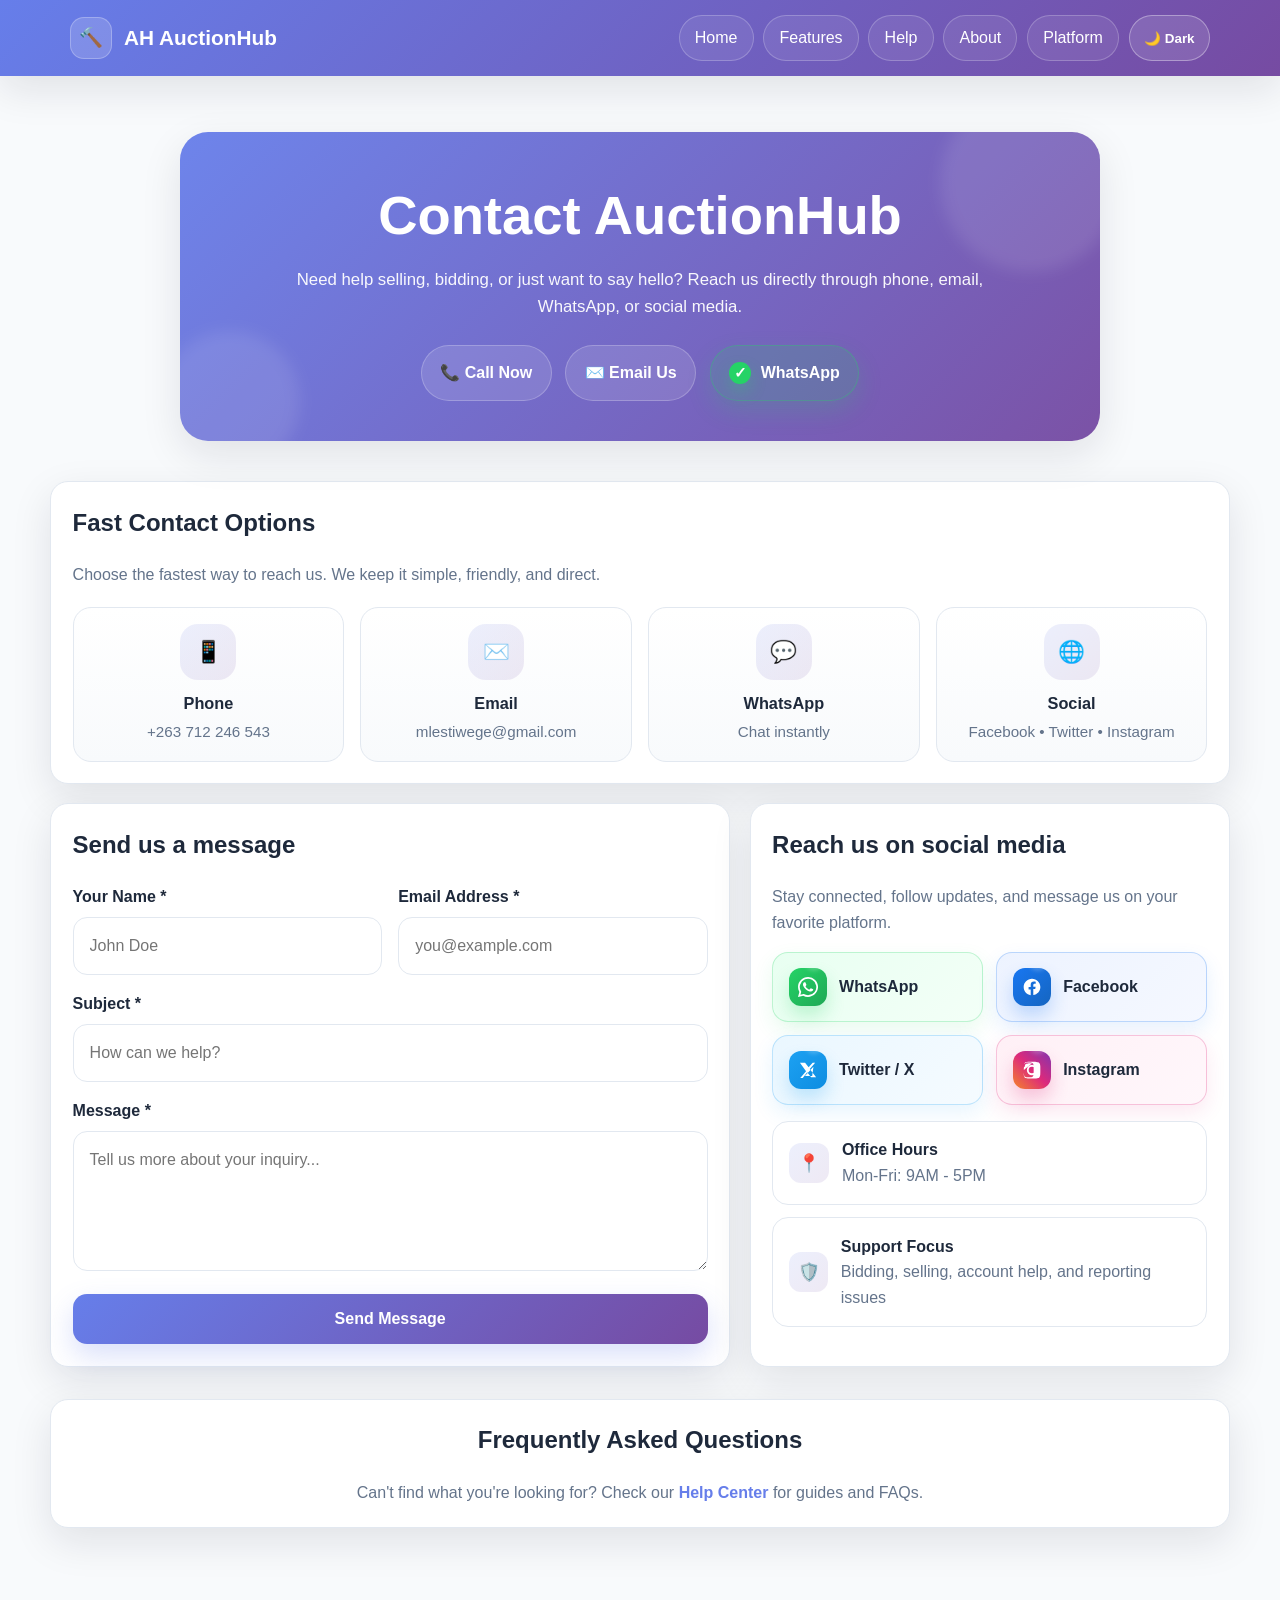
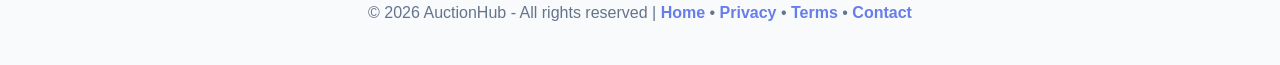
<file: contact.html>
<!DOCTYPE html>
<html lang="en">
<head>
  <meta charset="UTF-8">
  <meta name="viewport" content="width=device-width, initial-scale=1.0">
  <title>Contact Us - AuctionHub</title>
  <style>
    :root {
      --primary: #667eea;
      --secondary: #764ba2;
      --accent: #f093fb;
      --bg: #f8fafc;
      --surface: #ffffff;
      --text: #1e293b;
      --muted: #64748b;
      --border: #e2e8f0;
      --shadow: 0 14px 40px rgba(15, 23, 42, 0.10);
      --radius: 18px;
    }

    body[data-theme='dark'] {
      --bg: #0f172a;
      --surface: #1e293b;
      --text: #f1f5f9;
      --muted: #94a3b8;
      --border: #334155;
      --shadow: 0 14px 40px rgba(0, 0, 0, 0.30);
    }

    * { box-sizing: border-box; }
    body {
      margin: 0;
      font-family: 'Segoe UI', Tahoma, Geneva, Verdana, sans-serif;
      background: var(--bg);
      color: var(--text);
      line-height: 1.6;
    }

    a { color: inherit; text-decoration: none; }

    .topbar {
      background: linear-gradient(135deg, var(--primary), var(--secondary));
      color: #fff;
      box-shadow: var(--shadow);
      position: sticky;
      top: 0;
      z-index: 10;
    }

    .topbar-inner,
    .container {
      max-width: 1180px;
      margin: 0 auto;
      padding: 0 1.25rem;
    }

    .topbar-inner {
      min-height: 76px;
      display: flex;
      justify-content: space-between;
      align-items: center;
      gap: 1rem;
      flex-wrap: wrap;
    }

    .brand {
      display: flex;
      align-items: center;
      gap: .75rem;
      font-weight: 800;
      font-size: 1.3rem;
    }

    .brand-badge {
      width: 42px;
      height: 42px;
      display: inline-grid;
      place-items: center;
      border-radius: 14px;
      background: rgba(255,255,255,.16);
      border: 1px solid rgba(255,255,255,.25);
      font-size: 1.2rem;
    }

    .nav-links {
      display: flex;
      gap: .6rem;
      flex-wrap: wrap;
    }

    .nav-links a {
      color: #fff;
      padding: .6rem .95rem;
      border-radius: 999px;
      border: 1px solid rgba(255,255,255,.22);
      background: rgba(255,255,255,.08);
      transition: transform .2s ease, background .2s ease;
    }
    .nav-links a:hover { transform: translateY(-2px); background: rgba(255,255,255,.16); }

    .theme-toggle {
      border: 1px solid rgba(255, 255, 255, 0.35);
      background: rgba(255, 255, 255, 0.12);
      color: #fff;
      border-radius: 999px;
      padding: .58rem .9rem;
      font-size: .84rem;
      font-weight: 700;
      cursor: pointer;
      transition: transform .2s ease, background .2s ease;
    }
    .theme-toggle:hover { transform: translateY(-2px); background: rgba(255,255,255,.18); }

    .hero {
      padding: 3.5rem 1.25rem 1.5rem;
      text-align: center;
    }

    .hero-card {
      max-width: 920px;
      margin: 0 auto;
      background: linear-gradient(135deg, rgba(102,126,234,.95), rgba(118,75,162,.96));
      color: #fff;
      border-radius: 28px;
      padding: 2.5rem 1.5rem;
      box-shadow: var(--shadow);
      position: relative;
      overflow: hidden;
    }

    .hero-card::before,
    .hero-card::after {
      content: '';
      position: absolute;
      border-radius: 50%;
      background: rgba(255,255,255,.10);
      filter: blur(8px);
    }
    .hero-card::before { width: 180px; height: 180px; top: -40px; right: -20px; }
    .hero-card::after { width: 140px; height: 140px; bottom: -30px; left: -20px; }

    .hero-card h1 { margin: 0 0 .5rem; font-size: clamp(2rem, 5vw, 3.4rem); }
    .hero-card p { margin: 0 auto; max-width: 700px; opacity: .95; font-size: 1.05rem; }

    .quick-actions {
      display: flex;
      gap: .85rem;
      flex-wrap: wrap;
      justify-content: center;
      margin-top: 1.5rem;
    }

    .action-btn {
      display: inline-flex;
      align-items: center;
      gap: .6rem;
      padding: .9rem 1.15rem;
      border-radius: 999px;
      font-weight: 700;
      background: rgba(255,255,255,.12);
      border: 1px solid rgba(255,255,255,.22);
      color: #fff;
      transition: transform .2s ease, background .2s ease;
    }
    .action-btn:hover { transform: translateY(-2px); background: rgba(255,255,255,.18); }

    .action-btn.wa-action {
      background: rgba(37, 211, 102, .16);
      border-color: rgba(37, 211, 102, .30);
      box-shadow: 0 10px 24px rgba(37, 211, 102, .18);
    }
    .action-btn.wa-action:hover {
      background: rgba(37, 211, 102, .22);
      box-shadow: 0 14px 28px rgba(37, 211, 102, .24);
    }

    .wa-icon-badge {
      width: 22px;
      height: 22px;
      display: inline-grid;
      place-items: center;
      border-radius: 999px;
      background: #25d366;
      box-shadow: 0 8px 16px rgba(37, 211, 102, .28);
      color: #fff;
      font-size: .95rem;
      line-height: 1;
      font-weight: 900;
    }

    .section {
      padding: 1rem 1.25rem 2rem;
    }

    .grid {
      max-width: 1180px;
      margin: 0 auto;
      display: grid;
      grid-template-columns: repeat(12, 1fr);
      gap: 1.2rem;
    }

    .panel {
      background: var(--surface);
      border: 1px solid var(--border);
      border-radius: var(--radius);
      box-shadow: var(--shadow);
      padding: 1.35rem;
    }

    .contact-summary { grid-column: span 12; }
    .contact-summary-grid {
      display: grid;
      grid-template-columns: repeat(4, 1fr);
      gap: 1rem;
      margin-top: 1.2rem;
    }

    .mini-card {
      background: linear-gradient(180deg, #fff, #f8fafc);
      border: 1px solid var(--border);
      border-radius: 18px;
      padding: 1rem;
      text-align: center;
      min-height: 150px;
      display: grid;
      place-items: center;
    }

    .mini-card .icon {
      width: 56px;
      height: 56px;
      display: grid;
      place-items: center;
      border-radius: 18px;
      font-size: 1.35rem;
      background: linear-gradient(135deg, rgba(102,126,234,.12), rgba(118,75,162,.12));
      margin-bottom: .65rem;
    }

    .mini-card strong { display: block; margin-bottom: .25rem; font-size: 1.02rem; }
    .mini-card span { color: var(--muted); font-size: .95rem; }

    .contact-form-panel { grid-column: span 7; }
    .side-panel { grid-column: span 5; }

    .contact-form {
      display: grid;
      gap: 1rem;
    }

    .field-grid {
      display: grid;
      grid-template-columns: 1fr 1fr;
      gap: 1rem;
    }

    label { display: block; font-weight: 700; margin-bottom: .45rem; }
    input, textarea {
      width: 100%;
      border: 1px solid var(--border);
      border-radius: 14px;
      padding: .95rem 1rem;
      font: inherit;
      background: #fff;
      color: var(--text);
    }
    input:focus, textarea:focus {
      outline: none;
      border-color: var(--primary);
      box-shadow: 0 0 0 4px rgba(102,126,234,.12);
    }
    textarea { min-height: 140px; resize: vertical; }

    .submit-btn {
      display: inline-flex;
      justify-content: center;
      align-items: center;
      gap: .6rem;
      border: 0;
      border-radius: 14px;
      padding: 1rem 1.2rem;
      background: linear-gradient(135deg, var(--primary), var(--secondary));
      color: #fff;
      font-weight: 800;
      font-size: 1rem;
      cursor: pointer;
      box-shadow: 0 12px 28px rgba(102,126,234,.24);
    }

    .social-box h2,
    .panel h2,
    .panel h3 { margin-top: 0; }

    .social-links {
      display: grid;
      grid-template-columns: 1fr 1fr;
      gap: .8rem;
      margin-top: 1rem;
    }

    .social-link {
      display: flex;
      align-items: center;
      gap: .75rem;
      padding: .95rem 1rem;
      border-radius: 16px;
      border: 1px solid var(--border);
      background: #fff;
      transition: transform .2s ease, box-shadow .2s ease;
      font-weight: 700;
    }
.social-link:hover { transform: translateY(-2px); box-shadow: var(--shadow); }
    .social-link.wa {
      border-color: rgba(37, 211, 102, .25);
      box-shadow: 0 8px 20px rgba(37, 211, 102, .10);
    }
    .social-link.wa:hover {
      box-shadow: 0 16px 28px rgba(37, 211, 102, .18);
    }

    .social-link.fb {
      border-color: rgba(24, 119, 242, .25);
      box-shadow: 0 8px 20px rgba(24, 119, 242, .10);
    }
    .social-link.fb:hover {
      box-shadow: 0 16px 28px rgba(24, 119, 242, .18);
    }

    .social-link.tw {
      border-color: rgba(29, 161, 242, .25);
      box-shadow: 0 8px 20px rgba(29, 161, 242, .10);
    }
    .social-link.tw:hover {
      box-shadow: 0 16px 28px rgba(29, 161, 242, .18);
    }

    .social-link.ig {
      border-color: rgba(221, 42, 123, .25);
      box-shadow: 0 8px 20px rgba(221, 42, 123, .10);
    }
    .social-link.ig:hover {

       box-shadow: 0 16px 28px rgba(221, 42, 123, .18);
     }

    .wa { background: linear-gradient(135deg, #e8fff1, #f3fff7); }
    .fb { background: linear-gradient(135deg, #edf3ff, #f5f8ff); }
    .tw { background: linear-gradient(135deg, #eaf7ff, #f5fbff); }
    .ig { background: linear-gradient(135deg, #fff0f6, #fff7fb); }

    body[data-theme='dark'] .wa { background: linear-gradient(135deg, #153a26, #1a452e); }
    body[data-theme='dark'] .fb { background: linear-gradient(135deg, #152444, #1a2c56); }
    body[data-theme='dark'] .tw { background: linear-gradient(135deg, #10284a, #15335e); }
    body[data-theme='dark'] .ig { background: linear-gradient(135deg, #3b1222, #4a172c); }

    body[data-theme='dark'] .panel,
    body[data-theme='dark'] .mini-card,
    body[data-theme='dark'] .social-link,
    body[data-theme='dark'] .contact-link,
    body[data-theme='dark'] input,
    body[data-theme='dark'] textarea {
      background: var(--surface);
      border-color: var(--border);
      color: var(--text);
    }

body[data-theme='dark'] input,
    body[data-theme='dark'] textarea {
      background: #111827;
      color: var(--text);
    }

    body[data-theme='dark'] .mini-card {
      background: linear-gradient(180deg, #1e293b, #1a2533);
    }

    .social-ico {
      width: 38px;
      height: 38px;
      border-radius: 12px;
      display: inline-grid;
      place-items: center;
      color: #fff;
      flex: 0 0 auto;
    }
    .wa .social-ico {
      background: linear-gradient(135deg, #25d366, #1fa855);
      box-shadow: 0 10px 18px rgba(37, 211, 102, .24);
      position: relative;
      overflow: hidden;
    }
    .wa .social-ico::after {
      content: '';
      position: absolute;
      inset: -40% 10% auto auto;
      width: 18px;
      height: 18px;
      border-radius: 50%;
      background: rgba(255,255,255,.22);
      filter: blur(2px);
    }
    .wa .social-ico svg {
      width: 20px;
      height: 20px;
      fill: #fff;
      display: block;
    }
    .fb .social-ico {
      background: linear-gradient(135deg, #1877f2, #1565c0);
      box-shadow: 0 10px 18px rgba(24, 119, 242, .24);
      position: relative;
      overflow: hidden;
    }
    .fb .social-ico::after {
      content: '';
      position: absolute;
      inset: -40% 10% auto auto;
      width: 18px;
      height: 18px;
      border-radius: 50%;
      background: rgba(255,255,255,.22);
      filter: blur(2px);
    }
    .fb .social-ico svg {
      width: 20px;
      height: 20px;
      fill: #fff;
      display: block;
    }
    .tw .social-ico {
      background: linear-gradient(135deg, #1da1f2, #0d8de1);
      box-shadow: 0 10px 18px rgba(29, 161, 242, .24);
      position: relative;
      overflow: hidden;
    }
    .tw .social-ico::after {
      content: '';
      position: absolute;
      inset: -40% 10% auto auto;
      width: 18px;
      height: 18px;
      border-radius: 50%;
      background: rgba(255,255,255,.22);
      filter: blur(2px);
    }
    .tw .social-ico svg {
      width: 18px;
      height: 18px;
      fill: #fff;
      display: block;
    }
    .ig .social-ico {
      background: linear-gradient(45deg, #f58529, #dd2a7b, #8134af);
      box-shadow: 0 10px 18px rgba(221, 42, 123, .24);
      position: relative;
      overflow: hidden;
    }
    .ig .social-ico::after {
      content: '';
      position: absolute;
      inset: -40% 10% auto auto;
      width: 18px;
      height: 18px;
      border-radius: 50%;
      background: rgba(255,255,255,.22);
      filter: blur(2px);
    }
    .ig .social-ico svg {
      width: 20px;
      height: 20px;
      fill: #fff;
      display: block;
    }

    .contact-links {
      display: grid;
      gap: .8rem;
      margin-top: 1rem;
    }

    .contact-link {
      display: flex;
      align-items: center;
      gap: .8rem;
      padding: .95rem 1rem;
      border: 1px solid var(--border);
      border-radius: 16px;
      background: #fff;
    }

    .contact-link .badge {
      width: 40px;
      height: 40px;
      border-radius: 12px;
      display: inline-grid;
      place-items: center;
      background: linear-gradient(135deg, rgba(102,126,234,.12), rgba(118,75,162,.12));
      font-size: 1.1rem;
    }

    .footer {
      text-align: center;
      padding: 1.5rem;
      color: var(--muted);
    }

    .footer a { color: var(--primary); font-weight: 700; }

    .muted-text {
      color: var(--muted);
      margin-top: .35rem;
    }

    .muted-inline {
      color: var(--muted);
    }

    .faq-wrapper {
      padding-top: 0;
    }

    .faq-panel {
      grid-column: span 12;
      text-align: center;
    }

    .faq-panel-text {
      color: var(--muted);
      margin: .35rem auto 0;
      max-width: 760px;
    }

    .primary-inline-link {
      color: var(--primary);
      font-weight: 800;
    }

    @media (max-width: 980px) {
      .contact-form-panel, .side-panel { grid-column: span 12; }
      .contact-summary-grid { grid-template-columns: repeat(2, 1fr); }
    }

    @media (max-width: 640px) {
      .topbar-inner { justify-content: center; }
      .nav-links { justify-content: center; }
      .field-grid, .contact-summary-grid, .social-links { grid-template-columns: 1fr; }
      .hero { padding-top: 2rem; }
      .hero-card { padding: 2rem 1.1rem; }
    }
  </style>
</head>
<body>
  <header class="topbar">
    <div class="topbar-inner">
      <div class="brand">
        <span class="brand-badge">🔨</span>
        <span>AH AuctionHub</span>
      </div>
      <nav class="nav-links">
        <a href="index.html">Home</a>
        <a href="features.html">Features</a>
        <a href="help.html">Help</a>
        <a href="about.html">About</a>
        <a href="index.php">Platform</a>
        <button id="themeToggle" class="theme-toggle" type="button" aria-label="Toggle light and dark theme">🌙 Dark</button>
      </nav>
    </div>
  </header>

  <section class="hero">
    <div class="hero-card">
      <h1>Contact AuctionHub</h1>
      <p>Need help selling, bidding, or just want to say hello? Reach us directly through phone, email, WhatsApp, or social media.</p>
      <div class="quick-actions">
        <a class="action-btn" href="tel:+263712246543">📞 Call Now</a>
        <a class="action-btn" href="mailto:mlestiwege@gmail.com">✉️ Email Us</a>
        <a class="action-btn wa-action" href="https://wa.me/263712246543?text=Hello%20AuctionHub%20Team,%20I%20would%20like%20assistance%20with%20the%20platform.%20Please%20advise%20me%20on%20the%20next%20steps.%20Thank%20you." target="_blank" rel="noopener noreferrer"><span class="wa-icon-badge">✓</span> WhatsApp</a>
      </div>
    </div>
  </section>

  <section class="section">
    <div class="grid">
      <div class="panel contact-summary">
        <h2>Fast Contact Options</h2>
        <p class="muted-text">Choose the fastest way to reach us. We keep it simple, friendly, and direct.</p>
        <div class="contact-summary-grid">
          <div class="mini-card">
            <div class="icon">📱</div>
            <strong>Phone</strong>
            <span><a href="tel:+263712246543">+263 712 246 543</a></span>
          </div>
          <div class="mini-card">
            <div class="icon">✉️</div>
            <strong>Email</strong>
            <span><a href="mailto:mlestiwege@gmail.com">mlestiwege@gmail.com</a></span>
          </div>
          <div class="mini-card">
            <div class="icon">💬</div>
            <strong>WhatsApp</strong>
            <span><a href="https://wa.me/263712246543?text=Hello%20AuctionHub%20Team,%20I%20would%20like%20assistance%20with%20the%20platform.%20Please%20advise%20me%20on%20the%20next%20steps.%20Thank%20you." target="_blank" rel="noopener noreferrer">Chat instantly</a></span>
          </div>
          <div class="mini-card">
            <div class="icon">🌐</div>
            <strong>Social</strong>
            <span>Facebook • Twitter • Instagram</span>
          </div>
        </div>
      </div>

      <div class="panel contact-form-panel">
        <h2>Send us a message</h2>
        <form class="contact-form" method="POST" action="#" onsubmit="handleSubmit(event)">
          <div class="field-grid">
            <div>
              <label for="name">Your Name *</label>
              <input type="text" id="name" name="name" required placeholder="John Doe">
            </div>
            <div>
              <label for="email">Email Address *</label>
              <input type="email" id="email" name="email" required placeholder="you@example.com">
            </div>
          </div>
          <div>
            <label for="subject">Subject *</label>
            <input type="text" id="subject" name="subject" required placeholder="How can we help?">
          </div>
          <div>
            <label for="message">Message *</label>
            <textarea id="message" name="message" required placeholder="Tell us more about your inquiry..."></textarea>
          </div>
          <button type="submit" class="submit-btn">Send Message</button>
        </form>
      </div>

      <aside class="panel side-panel">
        <h2>Reach us on social media</h2>
        <p class="muted-text">Stay connected, follow updates, and message us on your favorite platform.</p>
        <div class="social-links">
           <a class="social-link wa" href="https://wa.me/263712246543?text=Hello%20AuctionHub%20Team,%20I%20would%20like%20assistance%20with%20the%20platform.%20Please%20advise%20me%20on%20the%20next%20steps.%20Thank%20you." target="_blank" rel="noopener noreferrer">
             <span class="social-ico" aria-hidden="true">
               <svg viewBox="0 0 24 24" role="img" aria-label="WhatsApp">
                 <path d="M20.52 3.48A11.8 11.8 0 0 0 12.04 0C5.41 0 .02 5.37.02 11.98c0 2.11.56 4.17 1.62 5.97L0 24l6.22-1.63a11.94 11.94 0 0 0 5.81 1.49h.01c6.62 0 12.01-5.37 12.01-11.98 0-3.2-1.25-6.2-3.53-8.4Zm-8.48 18.4a9.93 9.93 0 0 1-5.07-1.39l-.36-.21-3.69.97.99-3.59-.23-.37a9.9 9.9 0 1 1 8.36 4.6Zm5.77-7.27c-.31-.16-1.84-.9-2.12-1.01-.28-.11-.48-.16-.68.16-.2.31-.78 1.01-.96 1.21-.18.2-.36.23-.67.08-.31-.16-1.33-.49-2.53-1.57-.93-.84-1.56-1.88-1.74-2.19-.18-.31-.02-.48.14-.64.14-.14.31-.36.47-.54.16-.18.2-.31.31-.52.1-.2.05-.39-.02-.55-.08-.16-.68-1.64-.93-2.24-.25-.6-.5-.52-.68-.53h-.58c-.2 0-.52.08-.79.39-.27.31-1.04 1.02-1.04 2.48 0 1.46 1.07 2.87 1.22 3.07.16.2 2.1 3.2 5.08 4.49.71.31 1.27.5 1.7.64.71.23 1.36.2 1.87.12.57-.08 1.84-.75 2.1-1.48.26-.74.26-1.37.18-1.5-.08-.13-.28-.2-.58-.36Z"/>
               </svg>
             </span>
             <span>WhatsApp</span>
           </a>
           <a class="social-link fb" href="https://www.facebook.com/" target="_blank" rel="noopener noreferrer">
             <span class="social-ico" aria-hidden="true">
               <svg viewBox="0 0 24 24" role="img" aria-label="Facebook">
                 <path d="M22 12c0-5.52-4.48-10-10-10S2 6.48 2 12c0 5 3.66 9.13 8.44 9.88v-6.99H7.9v-2.89h2.54V9.41c0-2.5 1.49-3.89 3.77-3.89 1.09 0 2.23.2 2.23.2v2.46h-1.26c-1.24 0-1.63.77-1.63 1.56v1.88h2.78l-.44 2.89h-2.34v6.99C18.34 21.13 22 17 22 12Z"/>
               </svg>
             </span>
             <span>Facebook</span>
           </a>
           <a class="social-link tw" href="https://twitter.com/" target="_blank" rel="noopener noreferrer">
             <span class="social-ico" aria-hidden="true">
               <svg viewBox="0 0 24 24" role="img" aria-label="Twitter">
                 <path d="M18.244 2.25h3.308l-7.227 8.26 8.502 11.24H16.17l-5.214-6.817L4.99 22.51H1.68l7.73-8.845L1.254 2.25H8.08l4.763 6.231L18.244 2.25ZM17.564 19.97l1.665-12.294-11.29 12.29h11.29Z"/>
               </svg>
             </span>
             <span>Twitter / X</span>
           </a>
           <a class="social-link ig" href="https://www.instagram.com/" target="_blank" rel="noopener noreferrer">
             <span class="social-ico" aria-hidden="true">
               <svg viewBox="0 0 24 24" role="img" aria-label="Instagram">
                 <path d="M12 2.2c3.2 0 3.6 0 4.9.07 1.2.07 1.9.27 2.4.44.6.19 1 .4 1.4.78.43.4.65.8.78 1.4.17.5.37 1.2.44 2.4.07 1.3.07 1.7.07 4.9s0 3.6-.07 4.9c-.07 1.2-.27 1.9-.44 2.4-.19.6-.4 1-.78 1.4-.4.4-.8.65-1.4.78-.5.17-1.2.37-2.4.44-1.3.07-1.7.07-4.9.07s-3.6 0-4.9-.07c-1.2-.07-1.9-.27-2.4-.44-.6-.19-1-.4-1.4-.78-.43-.4-.65-.8-.78-1.4-.17-.5-.37-1.2-.44-2.4C2.2 15.6 2.2 15.2 2.2 12s0-3.6.07-4.9c.07-1.2.27-1.9.44-2.4.19-.6.4-1 .78-1.4.4-.4.8-.65 1.4-.78.5-.17 1.2-.37 2.4-.44C8.4 2.2 8.8 2.2 12 2.2Zm0 1.8c-3.17 0-3.56 0-4.75.07-1.08.07-1.66.22-2.08.38-.48.18-.76.39-1 .68-.25.3-.41.6-.57 1.02-.16.42-.3 1-.36 2.07C2.19 8.4 2.2 8.8 2.2 12s0 3.6.07 4.75c.07 1.08.22 1.66.38 2.08.18.48.39.76.68 1 .3.25.6.41 1.02.57.42.16 1 .3 2.07.36.4.02.87.04 1.75.04s1.35-.02 1.75-.04c1.08-.06 1.66-.2 2.08-.38.48-.18.76-.39 1-.68.25-.3.41-.6.57-1.02.16-.42.3-1 .36-2.07.07-1.19.07-1.59.07-4.75s0-3.6-.07-4.75c-.07-1.08-.22-1.66-.38-2.08-.18-.48-.39-.76-.68-1-.3-.25-.6-.41-1.02-.57-.42-.16-1-.3-2.07-.36-.4-.02-.87-.04-1.75-.04s-1.35.02-1.75.04c-1.08.06-1.66.2-2.08.38-.48.18-.76.39-1 .68-.25.3-.41.6-.57 1.02-.16.42-.3 1-.36 2.07C2.19 8.4 2.22 8.8 2.2 12v.01Z"/>
                 <path d="M12 5.8a6.2 6.2 0 1 0 0 12.4 6.2 6.2 0 0 0 0-12.4Zm0 10.2a4 4 0 1 1 0-8 4 4 0 0 1 0 8ZM18.4 4.6a1.44 1.44 0 1 1-2.88 0 1.44 1.44 0 0 1 2.88 0Z"/>
               </svg>
             </span>
<span>Instagram</span>
            </a>
            </div>

          <div class="contact-links">
          <div class="contact-link">
            <span class="badge">📍</span>
            <div>
              <strong>Office Hours</strong><br>
              <span class="muted-inline">Mon-Fri: 9AM - 5PM</span>
            </div>
          </div>
          <div class="contact-link">
            <span class="badge">🛡️</span>
            <div>
              <strong>Support Focus</strong><br>
              <span class="muted-inline">Bidding, selling, account help, and reporting issues</span>
            </div>
          </div>
        </div>
      </aside>
    </div>
  </section>

  <section class="section faq-wrapper">
    <div class="grid">
      <div class="panel faq-panel">
        <h2>Frequently Asked Questions</h2>
<p class="faq-panel-text">
           Can't find what you're looking for? Check our <a href="help.html" class="primary-inline-link">Help Center</a> for guides and FAQs.
         </p>
      </div>
    </div>
  </section>

  <div class="footer">
    <p>&copy; 2026 AuctionHub - All rights reserved | <a href="index.html">Home</a> • <a href="privacy.html">Privacy</a> • <a href="terms.html">Terms</a> • <a href="contact.html">Contact</a></p>
  </div>

<script>
    function handleSubmit(event) {
      event.preventDefault();
      alert('Thank you for your message! We will get back to you soon.');
      event.target.reset();
    }

    (function() {
      const storageKey = 'auctionhub_theme';
      const toggleButton = document.getElementById('themeToggle');

      const applyTheme = function(theme) {
        document.body.setAttribute('data-theme', theme);
        if (toggleButton) {
          toggleButton.textContent = theme === 'dark' ? '☀️ Light' : '🌙 Dark';
        }
      };

      const savedTheme = localStorage.getItem(storageKey);
      const prefersDark = window.matchMedia('(prefers-color-scheme: dark)').matches;
      applyTheme(savedTheme || (prefersDark ? 'dark' : 'light'));

      if (toggleButton) {
        toggleButton.addEventListener('click', function() {
          const currentTheme = document.body.getAttribute('data-theme') || 'light';
          const nextTheme = currentTheme === 'dark' ? 'light' : 'dark';
          localStorage.setItem(storageKey, nextTheme);
          applyTheme(nextTheme);
        });
      }
    })();
  </script>
</body>
</html>
</file>
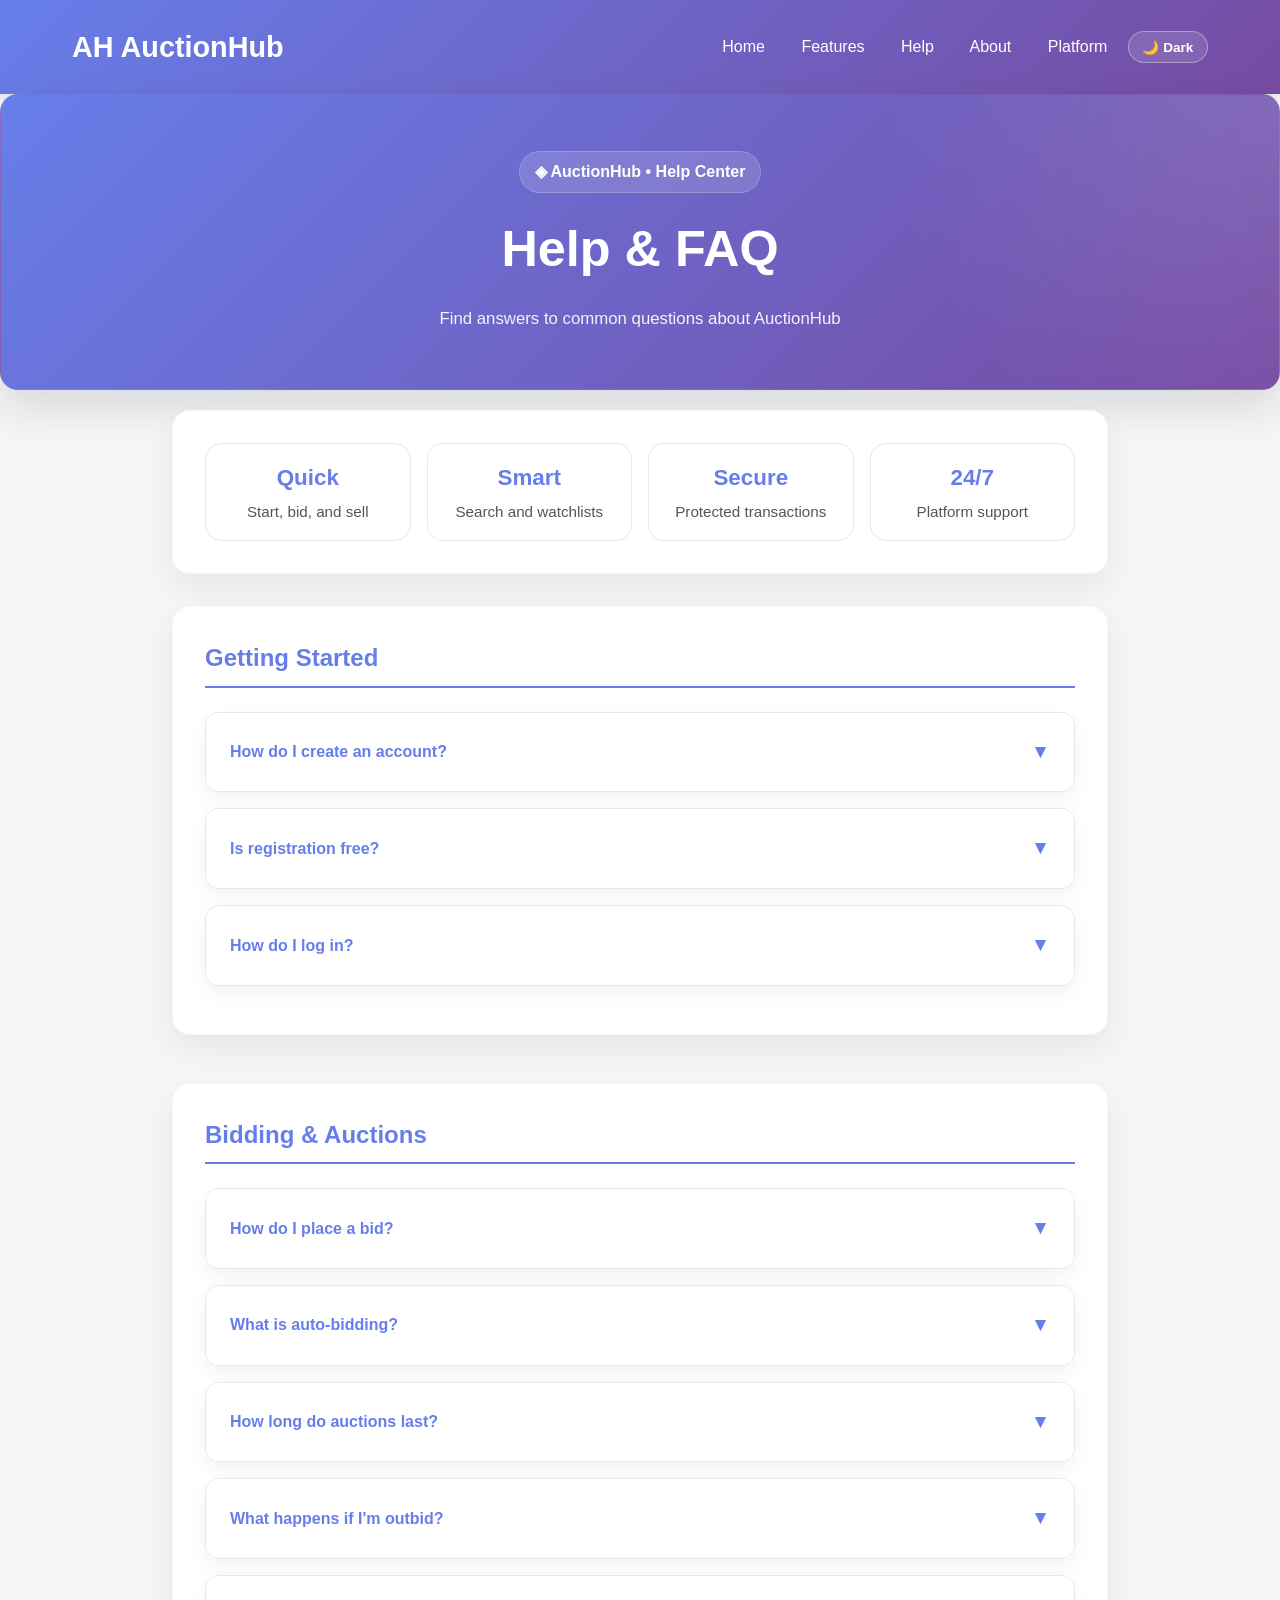
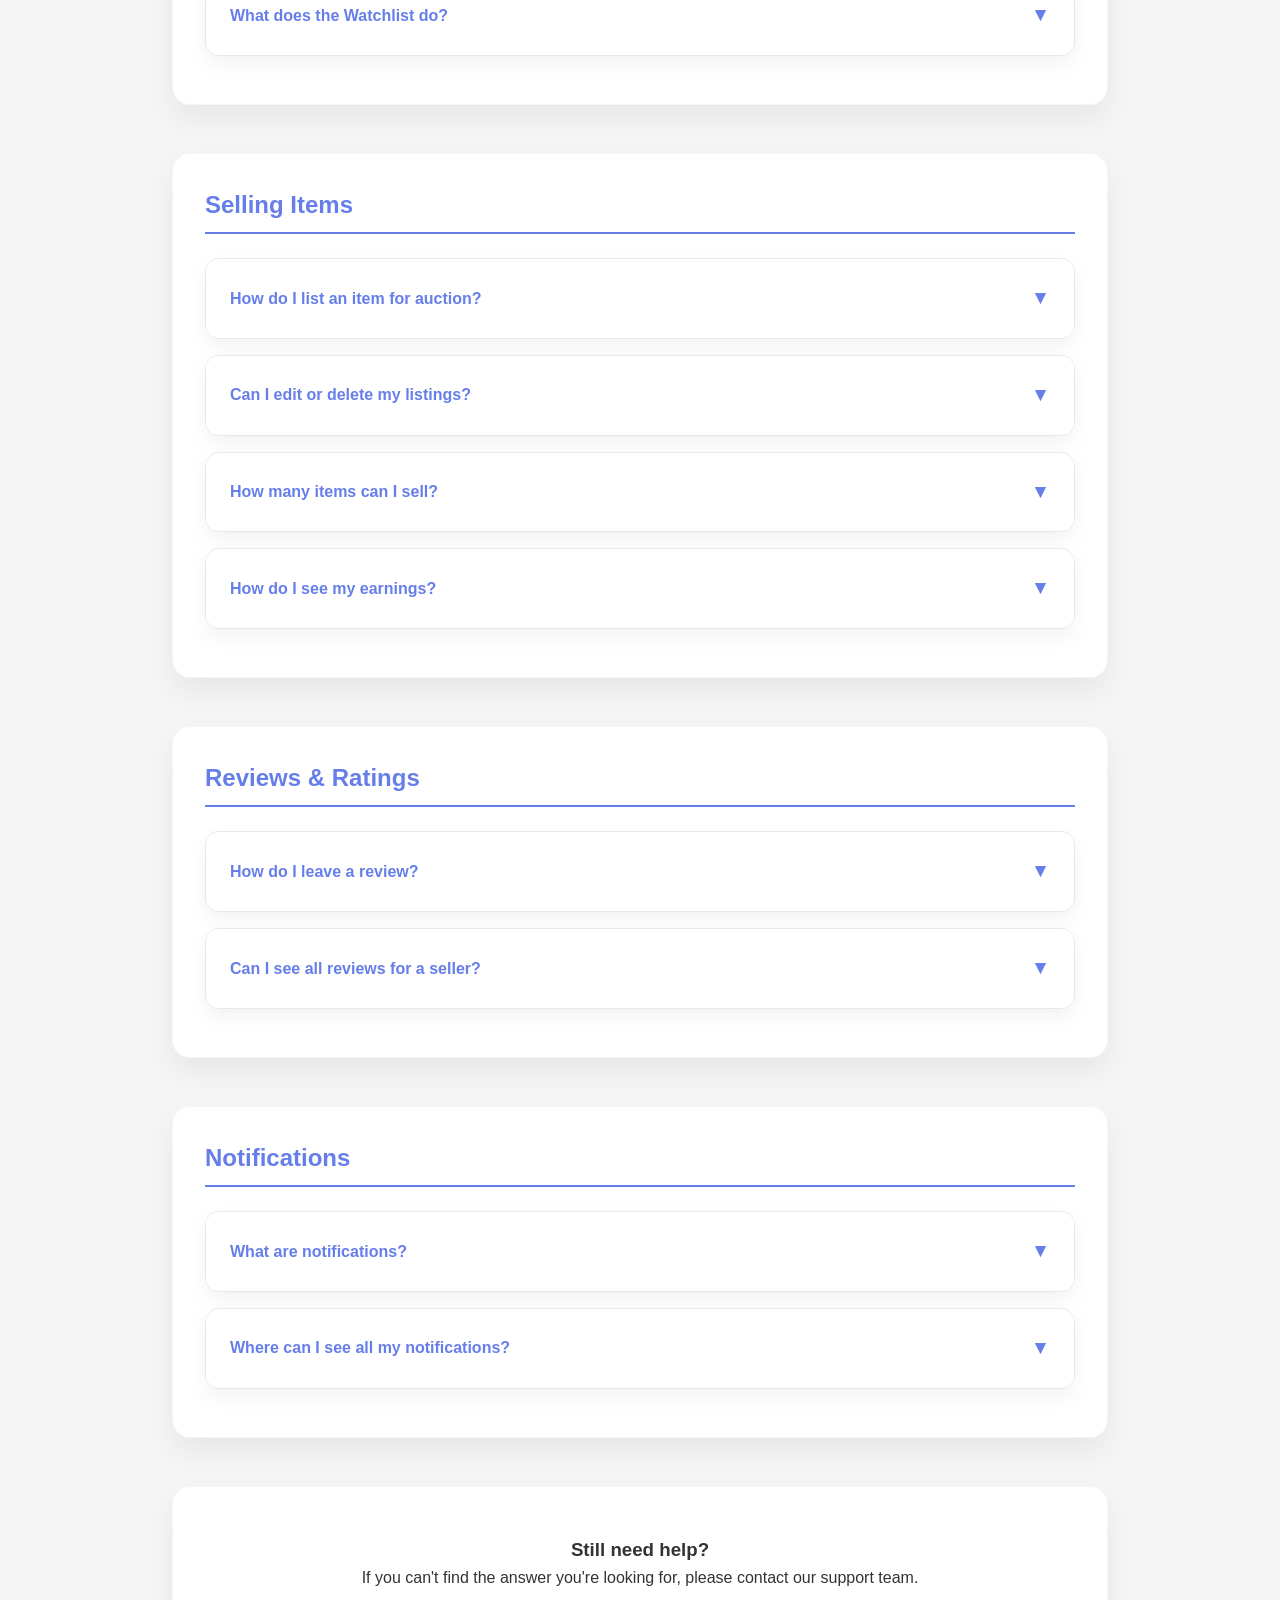
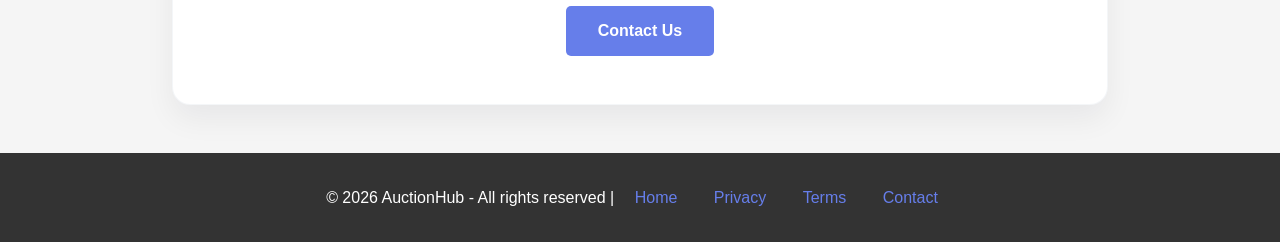
<file: help.html>
<!DOCTYPE html>
<html lang="en">
<head>
    <meta charset="UTF-8">
    <meta name="viewport" content="width=device-width, initial-scale=1.0">
    <title>Help & FAQ - AuctionHub</title>
    <style>
        :root {
            --primary: #667eea;
            --primary-dark: #5568d3;
            --secondary: #764ba2;
            --bg: #f5f5f5;
            --surface: #ffffff;
            --text: #333;
            --text-light: #555;
            --border: #e2e8f0;
        }

        body[data-theme='dark'] {
            --bg: #0f172a;
            --surface: #111827;
            --text: #e5e7eb;
            --text-light: #9ca3af;
            --border: #334155;
        }

        * {
            margin: 0;
            padding: 0;
            box-sizing: border-box;
        }

        body {
            font-family: -apple-system, BlinkMacSystemFont, 'Segoe UI', Roboto, Oxygen, Ubuntu, Cantarell, sans-serif;
            line-height: 1.6;
            color: var(--text);
            background-color: var(--bg);
            transition: background-color 0.3s, color 0.3s;
            overflow-x: hidden;
        }

        header {
            background: linear-gradient(135deg, var(--primary) 0%, var(--secondary) 100%);
            color: white;
            padding: 1.5rem 0;
            box-shadow: 0 2px 10px rgba(0, 0, 0, 0.1);
        }

        nav {
            display: flex;
            justify-content: space-between;
            align-items: center;
            max-width: 1200px;
            margin: 0 auto;
            padding: 0 2rem;
        }

        nav h1 {
            font-size: 1.8rem;
            font-weight: 700;
        }

        nav a {
            color: white;
            text-decoration: none;
            margin-left: 2rem;
            transition: opacity 0.3s;
        }

        nav a:hover {
            opacity: 0.8;
        }

        .theme-toggle {
            margin-left: 1rem;
            border: 1px solid rgba(255, 255, 255, 0.35);
            background: rgba(255, 255, 255, 0.12);
            color: #fff;
            border-radius: 999px;
            padding: 0.45rem 0.85rem;
            font-size: 0.85rem;
            font-weight: 700;
            cursor: pointer;
            transition: background-color 0.2s;
        }

        .theme-toggle:hover {
            background: rgba(255, 255, 255, 0.22);
        }

        .hero {
            background:
                radial-gradient(circle at top right, rgba(255,255,255,0.12), transparent 30%),
                linear-gradient(135deg, var(--primary) 0%, var(--secondary) 100%);
            color: white;
            padding: 3.5rem 2rem;
            text-align: center;
            box-shadow: 0 18px 40px rgba(15, 23, 42, 0.12);
        }

        .hero h2 {
            font-size: clamp(2rem, 4vw, 3.15rem);
            margin-bottom: 1rem;
        }

        .hero p {
            max-width: 700px;
            margin: 0 auto;
            color: rgba(255,255,255,0.92);
            font-size: 1.05rem;
        }

        .hero-chip {
            display: inline-flex;
            align-items: center;
            gap: 0.5rem;
            padding: 0.45rem 0.9rem;
            border-radius: 999px;
            background: rgba(255,255,255,0.14);
            border: 1px solid rgba(255,255,255,0.18);
            margin-bottom: 1rem;
            font-weight: 700;
        }

        .container {
            max-width: 1000px;
            margin: 0 auto;
            padding: 0 2rem;
        }

        section {
            padding: 2rem;
            background: var(--surface);
            border-radius: 18px;
            border: 1px solid rgba(148, 163, 184, 0.10);
            box-shadow: 0 14px 30px rgba(15, 23, 42, 0.06);
            margin: 0 0 1.25rem;
        }

        .faq-item {
            background: var(--surface);
            margin-bottom: 1rem;
            border-radius: 14px;
            overflow: hidden;
            box-shadow: 0 8px 20px rgba(15, 23, 42, 0.05);
            border: 1px solid var(--border);
        }

        .faq-question {
            padding: 1.5rem;
            background: var(--surface);
            cursor: pointer;
            font-weight: 600;
            display: flex;
            justify-content: space-between;
            align-items: center;
            color: var(--primary);
            transition: background-color 0.3s;
        }

        body[data-theme='dark'] .faq-question {
            background: var(--surface-alt, #1f2937);
        }

        .faq-question:hover {
            background-color: var(--surface-alt, #f0f0f0);
        }

        .faq-arrow {
            font-size: 1.2rem;
            transition: transform 0.3s;
        }

        .faq-item.active .faq-arrow {
            transform: rotate(180deg);
        }

        .faq-answer {
            padding: 0 1.5rem;
            max-height: 0;
            overflow: hidden;
            transition: max-height 0.3s, padding 0.3s;
            color: var(--text-light);
        }

        .faq-item.active .faq-answer {
            max-height: 500px;
            padding: 1.5rem;
        }

        .help-category {
            margin-bottom: 3rem;
        }

        .help-summary {
            display: grid;
            grid-template-columns: repeat(4, 1fr);
            gap: 1rem;
            margin: 1.25rem 0 2rem;
        }

        .help-stat {
            background: var(--surface);
            border: 1px solid var(--border);
            border-radius: 16px;
            padding: 1rem;
            text-align: center;
        }

        .help-stat strong {
            display: block;
            color: var(--primary);
            font-size: 1.4rem;
            margin-bottom: .2rem;
        }

        .help-stat span {
            color: var(--text-light);
            font-size: .95rem;
        }

        .help-category h3 {
            font-size: 1.5rem;
            color: var(--primary);
            margin-bottom: 1.5rem;
            border-bottom: 2px solid var(--primary);
            padding-bottom: 0.5rem;
        }

        .btn {
            display: inline-block;
            padding: 0.75rem 2rem;
            background-color: var(--primary);
            color: white;
            text-decoration: none;
            border-radius: 5px;
            font-weight: 600;
            transition: background-color 0.3s;
            margin-top: 1rem;
        }

        .btn:hover {
            background-color: var(--primary-dark);
        }

        .help-cta-section {
            text-align: center;
            padding: 3rem 0;
        }

        footer {
            background: #333;
            color: white;
            padding: 2rem 0;
            text-align: center;
            margin-top: 3rem;
        }

        footer a {
            color: var(--primary);
            text-decoration: none;
            margin: 0 1rem;
        }

        footer a:hover {
            text-decoration: underline;
        }

        @media (max-width: 768px) {
            .help-summary {
                grid-template-columns: repeat(2, 1fr);
            }

            nav {
                flex-direction: column;
                gap: 1rem;
                text-align: center;
            }

            nav a {
                margin-left: 0;
            }

            .theme-toggle {
                margin-left: 0;
                margin-top: 0.25rem;
            }
        }
    </style>
</head>
<body>
    <header>
        <nav>
            <h1>AH AuctionHub</h1>
            <div>
                <a href="index.html">Home</a>
                <a href="features.html">Features</a>
                <a href="help.html">Help</a>
                <a href="about.html">About</a>
                 <a href="/auction_system/index.php">Platform</a>
                <button id="themeToggle" class="theme-toggle" type="button" aria-label="Toggle light and dark theme">🌙 Dark</button>
            </div>
        </nav>
    </header>

    <section class="hero">
        <div class="hero-chip">◈ AuctionHub • Help Center</div>
        <h2>Help & FAQ</h2>
        <p>Find answers to common questions about AuctionHub</p>
    </section>

    <div class="container">
        <section class="help-summary" aria-label="Support summary">
            <div class="help-stat"><strong>Quick</strong><span>Start, bid, and sell</span></div>
            <div class="help-stat"><strong>Smart</strong><span>Search and watchlists</span></div>
            <div class="help-stat"><strong>Secure</strong><span>Protected transactions</span></div>
            <div class="help-stat"><strong>24/7</strong><span>Platform support</span></div>
        </section>

        <section class="help-category">
            <h3>Getting Started</h3>

            <div class="faq-item">
                <div class="faq-question">
                    How do I create an account?
                    <span class="faq-arrow">▼</span>
                </div>
                <div class="faq-answer">
                    <p>Click the "Create Account" button on our homepage or go to the registration page. Fill in your email, username, and password, then click submit. You'll immediately be able to start bidding!</p>
                </div>
            </div>

            <div class="faq-item">
                <div class="faq-question">
                    Is registration free?
                    <span class="faq-arrow">▼</span>
                </div>
                <div class="faq-answer">
                    <p>Yes! Creating an account on AuctionHub is completely free. There are no hidden fees for registration or browsing auctions. You only pay when you win an item.</p>
                </div>
            </div>

            <div class="faq-item">
                <div class="faq-question">
                    How do I log in?
                    <span class="faq-arrow">▼</span>
                </div>
                <div class="faq-answer">
                    <p>Simply enter your username and password on the login page. If you forgot your password, contact our support team. Make sure your browser allows cookies and JavaScript for the best experience.</p>
                </div>
            </div>
        </section>

        <section class="help-category">
            <h3>Bidding & Auctions</h3>

            <div class="faq-item">
                <div class="faq-question">
                    How do I place a bid?
                    <span class="faq-arrow">▼</span>
                </div>
                <div class="faq-answer">
                    <p>When viewing an auction, enter your bid amount in the bidding form and click "Place Bid". Your bid must be higher than the current highest bid. You'll see an instant confirmation.</p>
                </div>
            </div>

            <div class="faq-item">
                <div class="faq-question">
                    What is auto-bidding?
                    <span class="faq-arrow">▼</span>
                </div>
                <div class="faq-answer">
                    <p>Auto-bidding allows our system to bid on your behalf up to a maximum price you set. If someone outbids you, we'll automatically place a new bid (up to your maximum) to keep you in the lead.</p>
                </div>
            </div>

            <div class="faq-item">
                <div class="faq-question">
                    How long do auctions last?
                    <span class="faq-arrow">▼</span>
                </div>
                <div class="faq-answer">
                    <p>Auction length is set by the seller when they create the item. Most auctions last between 3 to 30 days. You can see the exact end time on each auction page with a live countdown timer.</p>
                </div>
            </div>

            <div class="faq-item">
                <div class="faq-question">
                    What happens if I'm outbid?
                    <span class="faq-arrow">▼</span>
                </div>
                <div class="faq-answer">
                    <p>You'll receive a notification if you're outbid. If you have auto-bidding enabled, our system will automatically place a higher bid for you (up to your maximum). If the bid exceeds your maximum, you can place a new manual bid.</p>
                </div>
            </div>

            <div class="faq-item">
                <div class="faq-question">
                    What does the Watchlist do?
                    <span class="faq-arrow">▼</span>
                </div>
                <div class="faq-answer">
                    <p>The Watchlist lets you save your favorite auctions for later. You can add items to your watchlist by clicking the star icon. You'll be able to quickly access them from your watchlist page.</p>
                </div>
            </div>
        </section>

        <section class="help-category">
            <h3>Selling Items</h3>

            <div class="faq-item">
                <div class="faq-question">
                    How do I list an item for auction?
                    <span class="faq-arrow">▼</span>
                </div>
                <div class="faq-answer">
                    <p>Log in to your account and navigate to "Sell Item" or your seller dashboard. Fill in the item details (title, description, category, starting price, images), set the duration, and submit. Your item will be live immediately!</p>
                </div>
            </div>

            <div class="faq-item">
                <div class="faq-question">
                    Can I edit or delete my listings?
                    <span class="faq-arrow">▼</span>
                </div>
                <div class="faq-answer">
                    <p>Yes! From your seller dashboard, you can edit your active auctions to change the description, images, or other details. If no bids have been placed yet, you can also delete the item entirely.</p>
                </div>
            </div>

            <div class="faq-item">
                <div class="faq-question">
                    How many items can I sell?
                    <span class="faq-arrow">▼</span>
                </div>
                <div class="faq-answer">
                    <p>There's no limit! Sell as many items as you'd like. Build your reputation through successful auctions and positive reviews to attract more buyers.</p>
                </div>
            </div>

            <div class="faq-item">
                <div class="faq-question">
                    How do I see my earnings?
                    <span class="faq-arrow">▼</span>
                </div>
                <div class="faq-answer">
                    <p>Your seller dashboard displays your total earnings from completed auctions. You can see metrics including the number of items sold, total bids received, and estimated earnings.</p>
                </div>
            </div>
        </section>

        <section class="help-category">
            <h3>Reviews & Ratings</h3>

            <div class="faq-item">
                <div class="faq-question">
                    How do I leave a review?
                    <span class="faq-arrow">▼</span>
                </div>
                <div class="faq-answer">
                    <p>You can leave a review for a seller after you've won one of their auctions. Go to the auction page and fill in the review form (1-5 stars and optional comments). Your review helps other buyers make informed decisions.</p>
                </div>
            </div>

            <div class="faq-item">
                <div class="faq-question">
                    Can I see all reviews for a seller?
                    <span class="faq-arrow">▼</span>
                </div>
                <div class="faq-answer">
                    <p>Yes! Each auction page displays the seller's average rating and shows recent reviews. Click "View all seller reviews" to see the complete history of feedback for that seller.</p>
                </div>
            </div>
        </section>

        <section class="help-category">
            <h3>Notifications</h3>

            <div class="faq-item">
                <div class="faq-question">
                    What are notifications?
                    <span class="faq-arrow">▼</span>
                </div>
                <div class="faq-answer">
                    <p>Notifications keep you updated on your auctions. You'll receive alerts when you're outbid, when your auction is about to end, when you win an item, and when a new bid is placed on your auction.</p>
                </div>
            </div>

            <div class="faq-item">
                <div class="faq-question">
                    Where can I see all my notifications?
                    <span class="faq-arrow">▼</span>
                </div>
                <div class="faq-answer">
                    <p>Click the notification bell icon in the header to see your recent notifications. You can also go to your notification center for a complete list of all past notifications.</p>
                </div>
            </div>
        </section>

        <section class="help-cta-section">
            <h3>Still need help?</h3>
            <p>If you can't find the answer you're looking for, please contact our support team.</p>
            <a href="contact.html" class="btn">Contact Us</a>
        </section>
    </div>

    <footer>
        <p>&copy; 2026 AuctionHub - All rights reserved |
            <a href="index.html">Home</a>
            <a href="privacy.html">Privacy</a>
            <a href="terms.html">Terms</a>
            <a href="contact.html">Contact</a>
        </p>
    </footer>

    <script>
        document.querySelectorAll('.faq-question').forEach(question => {
            question.addEventListener('click', function() {
                const item = this.parentElement;
                item.classList.toggle('active');
            });
        });

        (function() {
                    const storageKey = 'auctionhub_theme';
                    const toggleButton = document.getElementById('themeToggle');

                    const applyTheme = function(theme) {
                        document.body.setAttribute('data-theme', theme);
                        if (toggleButton) {
                            toggleButton.textContent = theme === 'dark' ? '☀️ Light' : '🌙 Dark';
                        }
                    };

                    const savedTheme = localStorage.getItem(storageKey);
                    const prefersDark = window.matchMedia('(prefers-color-scheme: dark)').matches;
                    applyTheme(savedTheme || (prefersDark ? 'dark' : 'light'));

                    if (toggleButton) {
                        toggleButton.addEventListener('click', function() {
                            const currentTheme = document.body.getAttribute('data-theme') || 'light';
                            const nextTheme = currentTheme === 'dark' ? 'light' : 'dark';
                            localStorage.setItem(storageKey, nextTheme);
                            applyTheme(nextTheme);
                        });
                    }
        })();
    </script>
</body>
</html>
</file>
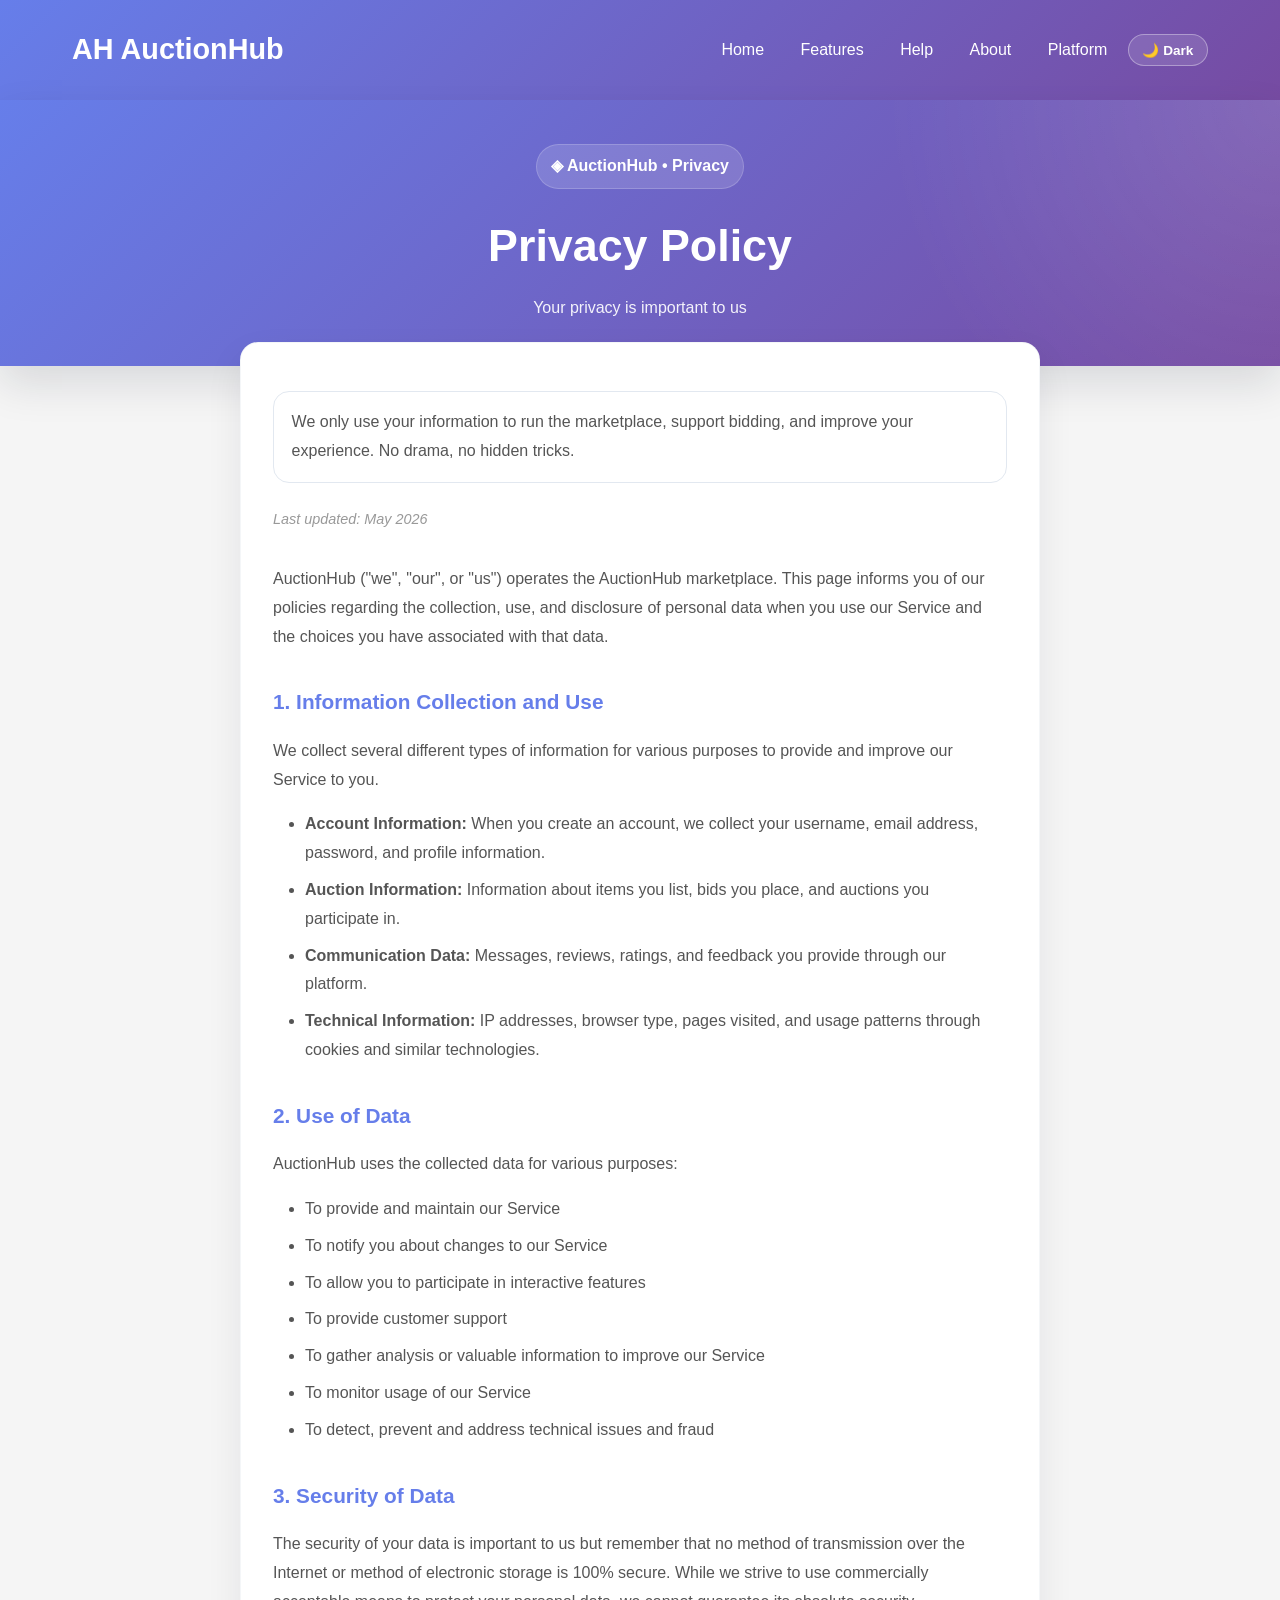
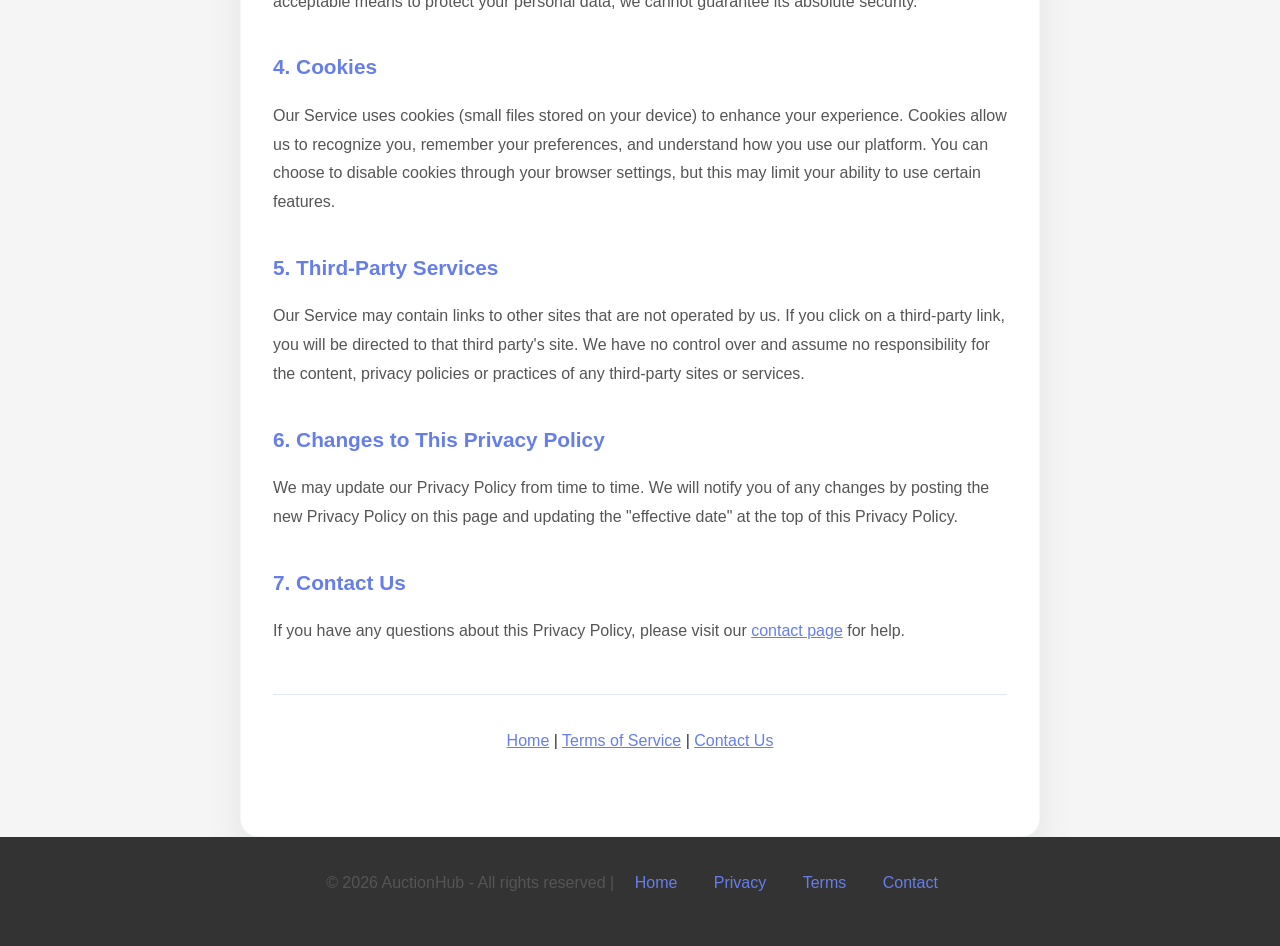
<file: privacy.html>
<!DOCTYPE html>
<html lang="en">
<head>
    <meta charset="UTF-8">
    <meta name="viewport" content="width=device-width, initial-scale=1.0">
    <title>Privacy Policy - AuctionHub</title>
    <style>
        :root {
            --primary: #667eea;
            --primary-dark: #5568d3;
            --secondary: #764ba2;
            --bg: #f5f5f5;
            --surface: #ffffff;
            --text: #333;
            --text-light: #555;
            --border: #e2e8f0;
        }

        body[data-theme='dark'] {
            --bg: #0f172a;
            --surface: #111827;
            --text: #e5e7eb;
            --text-light: #9ca3af;
            --border: #334155;
        }

        * {
            margin: 0;
            padding: 0;
            box-sizing: border-box;
        }

        body {
            font-family: -apple-system, BlinkMacSystemFont, 'Segoe UI', Roboto, Oxygen, Ubuntu, Cantarell, sans-serif;
            line-height: 1.8;
            color: var(--text);
            background-color: var(--bg);
            transition: background-color 0.3s, color 0.3s;
            overflow-x: hidden;
        }

        header {
            background: linear-gradient(135deg, var(--primary) 0%, var(--secondary) 100%);
            color: white;
            padding: 1.5rem 0;
            box-shadow: 0 2px 10px rgba(0, 0, 0, 0.1);
        }

        nav {
            display: flex;
            justify-content: space-between;
            align-items: center;
            max-width: 1200px;
            margin: 0 auto;
            padding: 0 2rem;
        }

        nav h1 {
            font-size: 1.8rem;
            font-weight: 700;
        }

        nav a {
            color: white;
            text-decoration: none;
            margin-left: 2rem;
            transition: opacity 0.3s;
        }

        nav a:hover {
            opacity: 0.8;
        }

        .theme-toggle {
            margin-left: 1rem;
            border: 1px solid rgba(255, 255, 255, 0.35);
            background: rgba(255, 255, 255, 0.12);
            color: #fff;
            border-radius: 999px;
            padding: 0.45rem 0.85rem;
            font-size: 0.85rem;
            font-weight: 700;
            cursor: pointer;
            transition: background-color 0.2s;
        }

        .theme-toggle:hover {
            background: rgba(255, 255, 255, 0.22);
        }

        @media (max-width: 768px) {
            .theme-toggle {
                margin-left: 0;
                margin-top: 0.25rem;
            }
        }

        .hero {
            background:
                radial-gradient(circle at top right, rgba(255,255,255,0.12), transparent 30%),
                linear-gradient(135deg, var(--primary) 0%, var(--secondary) 100%);
            color: white;
            padding: 2.75rem 2rem;
            text-align: center;
            box-shadow: 0 18px 40px rgba(15, 23, 42, 0.12);
        }

        .hero h2 {
            font-size: clamp(1.9rem, 4vw, 2.8rem);
            margin-bottom: 0.5rem;
        }

        .hero p {
            max-width: 620px;
            margin: 0 auto;
            color: rgba(255,255,255,0.92);
        }

        .hero-chip {
            display: inline-flex;
            align-items: center;
            gap: 0.5rem;
            padding: 0.45rem 0.9rem;
            border-radius: 999px;
            background: rgba(255,255,255,0.14);
            border: 1px solid rgba(255,255,255,0.18);
            margin-bottom: 1rem;
            font-weight: 700;
        }

        .container {
            max-width: 800px;
            margin: 0 auto;
            padding: 3rem 2rem;
            background: var(--surface);
            border-radius: 18px;
            margin-top: -1.5rem;
            box-shadow: 0 16px 36px rgba(15, 23, 42, 0.08);
            border: 1px solid rgba(148, 163, 184, 0.10);
        }

        h3 {
            color: var(--primary);
            font-size: 1.3rem;
            margin-top: 2rem;
            margin-bottom: 1rem;
        }

        .privacy-callout {
            padding: 1rem 1.1rem;
            border-radius: 16px;
            background: var(--surface-alt);
            border: 1px solid var(--border);
            margin-bottom: 1.5rem;
            color: var(--text-light);
        }

        p {
            margin-bottom: 1rem;
            color: var(--text-light);
        }

        ul {
            margin-left: 2rem;
            margin-bottom: 1rem;
        }

        li {
            margin-bottom: 0.5rem;
            color: var(--text-light);
        }

        .footer-links {
            text-align: center;
            padding: 2rem 0;
            border-top: 1px solid var(--border);
            margin-top: 3rem;
        }

        footer {
            background: #333;
            color: white;
            padding: 2rem 0;
            text-align: center;
        }

        footer a {
            color: var(--primary);
            text-decoration: none;
            margin: 0 1rem;
        }

        footer a:hover {
            text-decoration: underline;
        }

        .last-updated {
            font-size: 0.9rem;
            color: #999;
            font-style: italic;
            margin-bottom: 2rem;
        }

        a {
            color: var(--primary);
        }
    </style>
</head>
<body>
    <header>
        <nav>
            <h1>AH AuctionHub</h1>
            <div>
                <a href="index.html">Home</a>
                <a href="features.html">Features</a>
                <a href="help.html">Help</a>
                <a href="about.html">About</a>
                <a href="index.php">Platform</a>
                <button id="themeToggle" class="theme-toggle" type="button" aria-label="Toggle light and dark theme">🌙 Dark</button>
            </div>
        </nav>
    </header>

    <section class="hero">
        <div class="hero-chip">◈ AuctionHub • Privacy</div>
        <h2>Privacy Policy</h2>
        <p>Your privacy is important to us</p>
    </section>

    <div class="container">
        <div class="privacy-callout">We only use your information to run the marketplace, support bidding, and improve your experience. No drama, no hidden tricks.</div>

        <p class="last-updated">Last updated: May 2026</p>

        <p>AuctionHub ("we", "our", or "us") operates the AuctionHub marketplace. This page informs you of our policies regarding the collection, use, and disclosure of personal data when you use our Service and the choices you have associated with that data.</p>

        <h3>1. Information Collection and Use</h3>
        <p>We collect several different types of information for various purposes to provide and improve our Service to you.</p>
        <ul>
            <li><strong>Account Information:</strong> When you create an account, we collect your username, email address, password, and profile information.</li>
            <li><strong>Auction Information:</strong> Information about items you list, bids you place, and auctions you participate in.</li>
            <li><strong>Communication Data:</strong> Messages, reviews, ratings, and feedback you provide through our platform.</li>
            <li><strong>Technical Information:</strong> IP addresses, browser type, pages visited, and usage patterns through cookies and similar technologies.</li>
        </ul>

        <h3>2. Use of Data</h3>
        <p>AuctionHub uses the collected data for various purposes:</p>
        <ul>
            <li>To provide and maintain our Service</li>
            <li>To notify you about changes to our Service</li>
            <li>To allow you to participate in interactive features</li>
            <li>To provide customer support</li>
            <li>To gather analysis or valuable information to improve our Service</li>
            <li>To monitor usage of our Service</li>
            <li>To detect, prevent and address technical issues and fraud</li>
        </ul>

        <h3>3. Security of Data</h3>
        <p>The security of your data is important to us but remember that no method of transmission over the Internet or method of electronic storage is 100% secure. While we strive to use commercially acceptable means to protect your personal data, we cannot guarantee its absolute security.</p>

        <h3>4. Cookies</h3>
        <p>Our Service uses cookies (small files stored on your device) to enhance your experience. Cookies allow us to recognize you, remember your preferences, and understand how you use our platform. You can choose to disable cookies through your browser settings, but this may limit your ability to use certain features.</p>

        <h3>5. Third-Party Services</h3>
        <p>Our Service may contain links to other sites that are not operated by us. If you click on a third-party link, you will be directed to that third party's site. We have no control over and assume no responsibility for the content, privacy policies or practices of any third-party sites or services.</p>

        <h3>6. Changes to This Privacy Policy</h3>
        <p>We may update our Privacy Policy from time to time. We will notify you of any changes by posting the new Privacy Policy on this page and updating the "effective date" at the top of this Privacy Policy.</p>

        <h3>7. Contact Us</h3>
        <p>If you have any questions about this Privacy Policy, please visit our <a href="contact.html">contact page</a> for help.</p>

        <div class="footer-links">
            <a href="index.html">Home</a> |
            <a href="terms.html">Terms of Service</a> |
            <a href="contact.html">Contact Us</a>
        </div>
    </div>

    <footer>
        <p>&copy; 2026 AuctionHub - All rights reserved |
            <a href="index.html">Home</a>
            <a href="privacy.html">Privacy</a>
            <a href="terms.html">Terms</a>
            <a href="contact.html">Contact</a>
        </p>
    </footer>

        <script>
                (function() {
                    const storageKey = 'auctionhub_theme';
                    const toggleButton = document.getElementById('themeToggle');

                    const applyTheme = function(theme) {
                        document.body.setAttribute('data-theme', theme);
                        if (toggleButton) {
                            toggleButton.textContent = theme === 'dark' ? '☀️ Light' : '🌙 Dark';
                        }
                    };

                    const savedTheme = localStorage.getItem(storageKey);
                    const prefersDark = window.matchMedia('(prefers-color-scheme: dark)').matches;
                    applyTheme(savedTheme || (prefersDark ? 'dark' : 'light'));

                    if (toggleButton) {
                        toggleButton.addEventListener('click', function() {
                            const currentTheme = document.body.getAttribute('data-theme') || 'light';
                            const nextTheme = currentTheme === 'dark' ? 'light' : 'dark';
                            localStorage.setItem(storageKey, nextTheme);
                            applyTheme(nextTheme);
                        });
                    }
                })();
        </script>
</body>
</html>
</file>
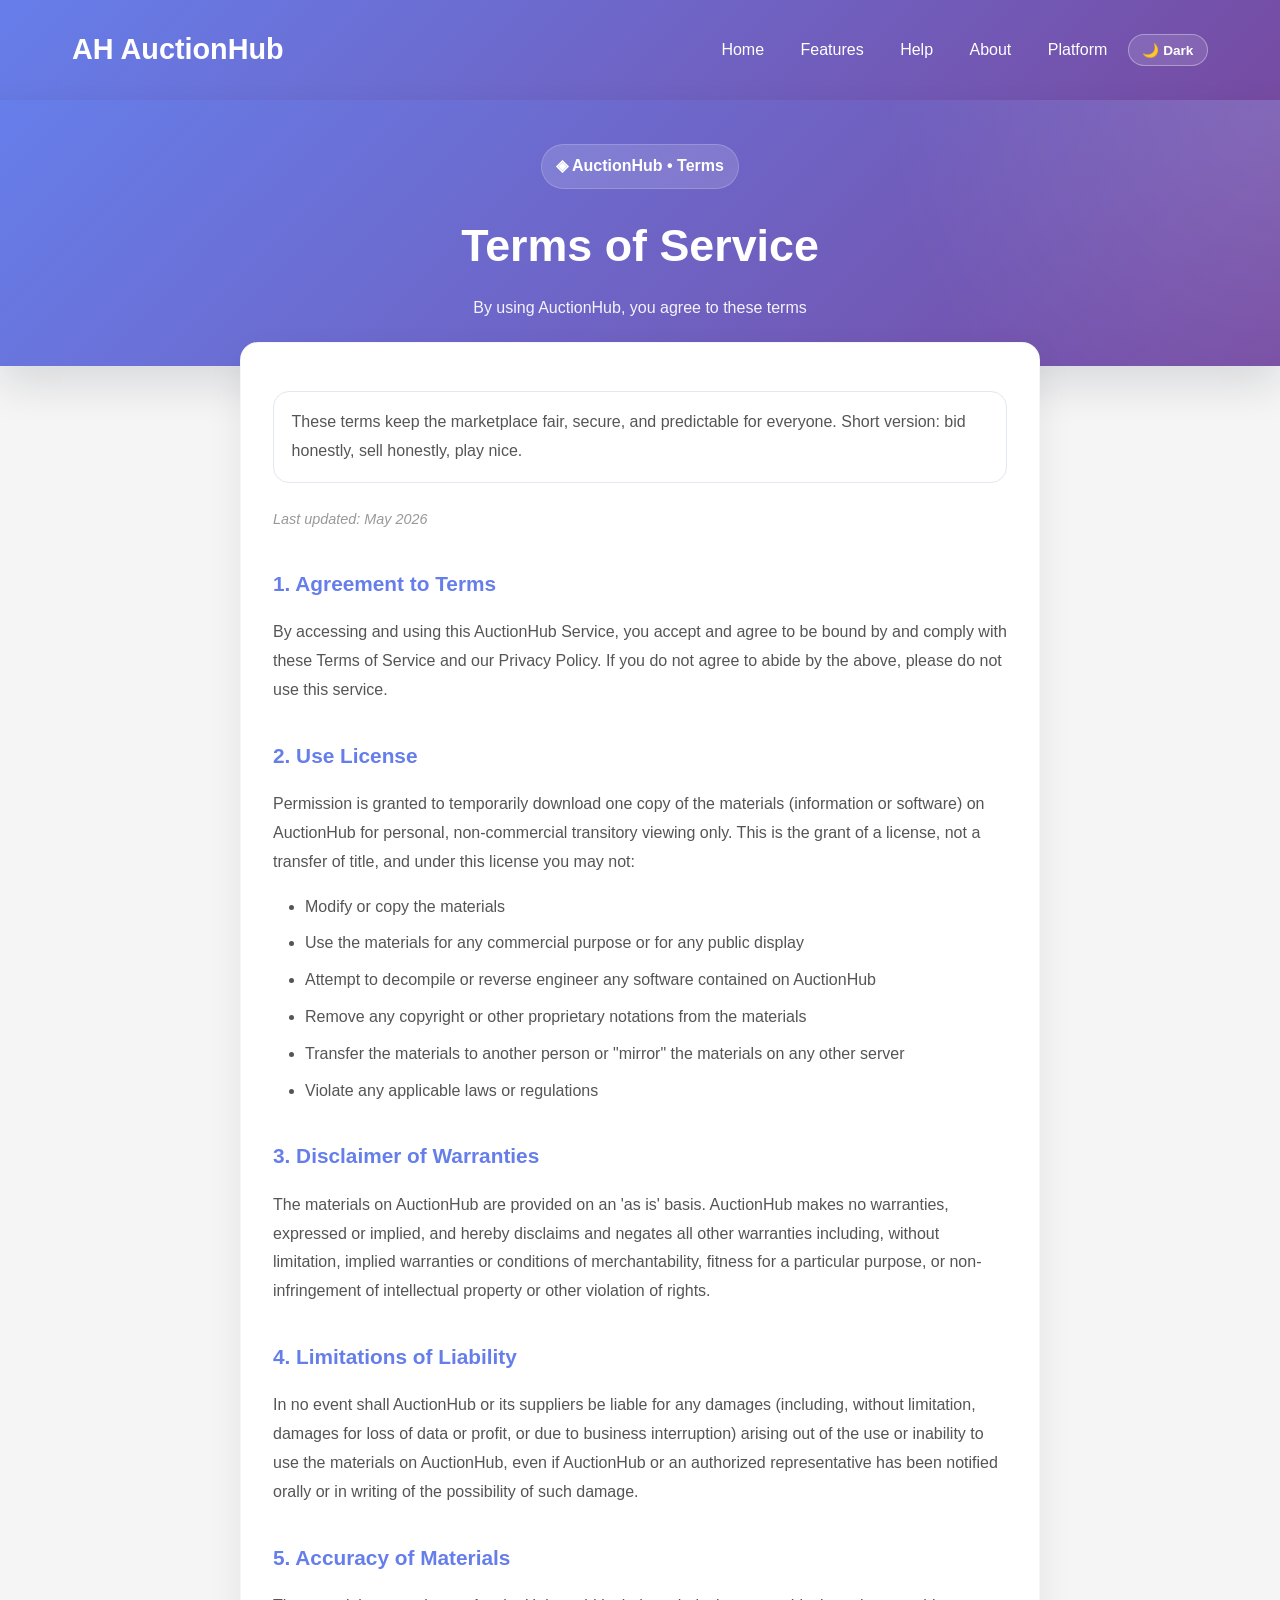
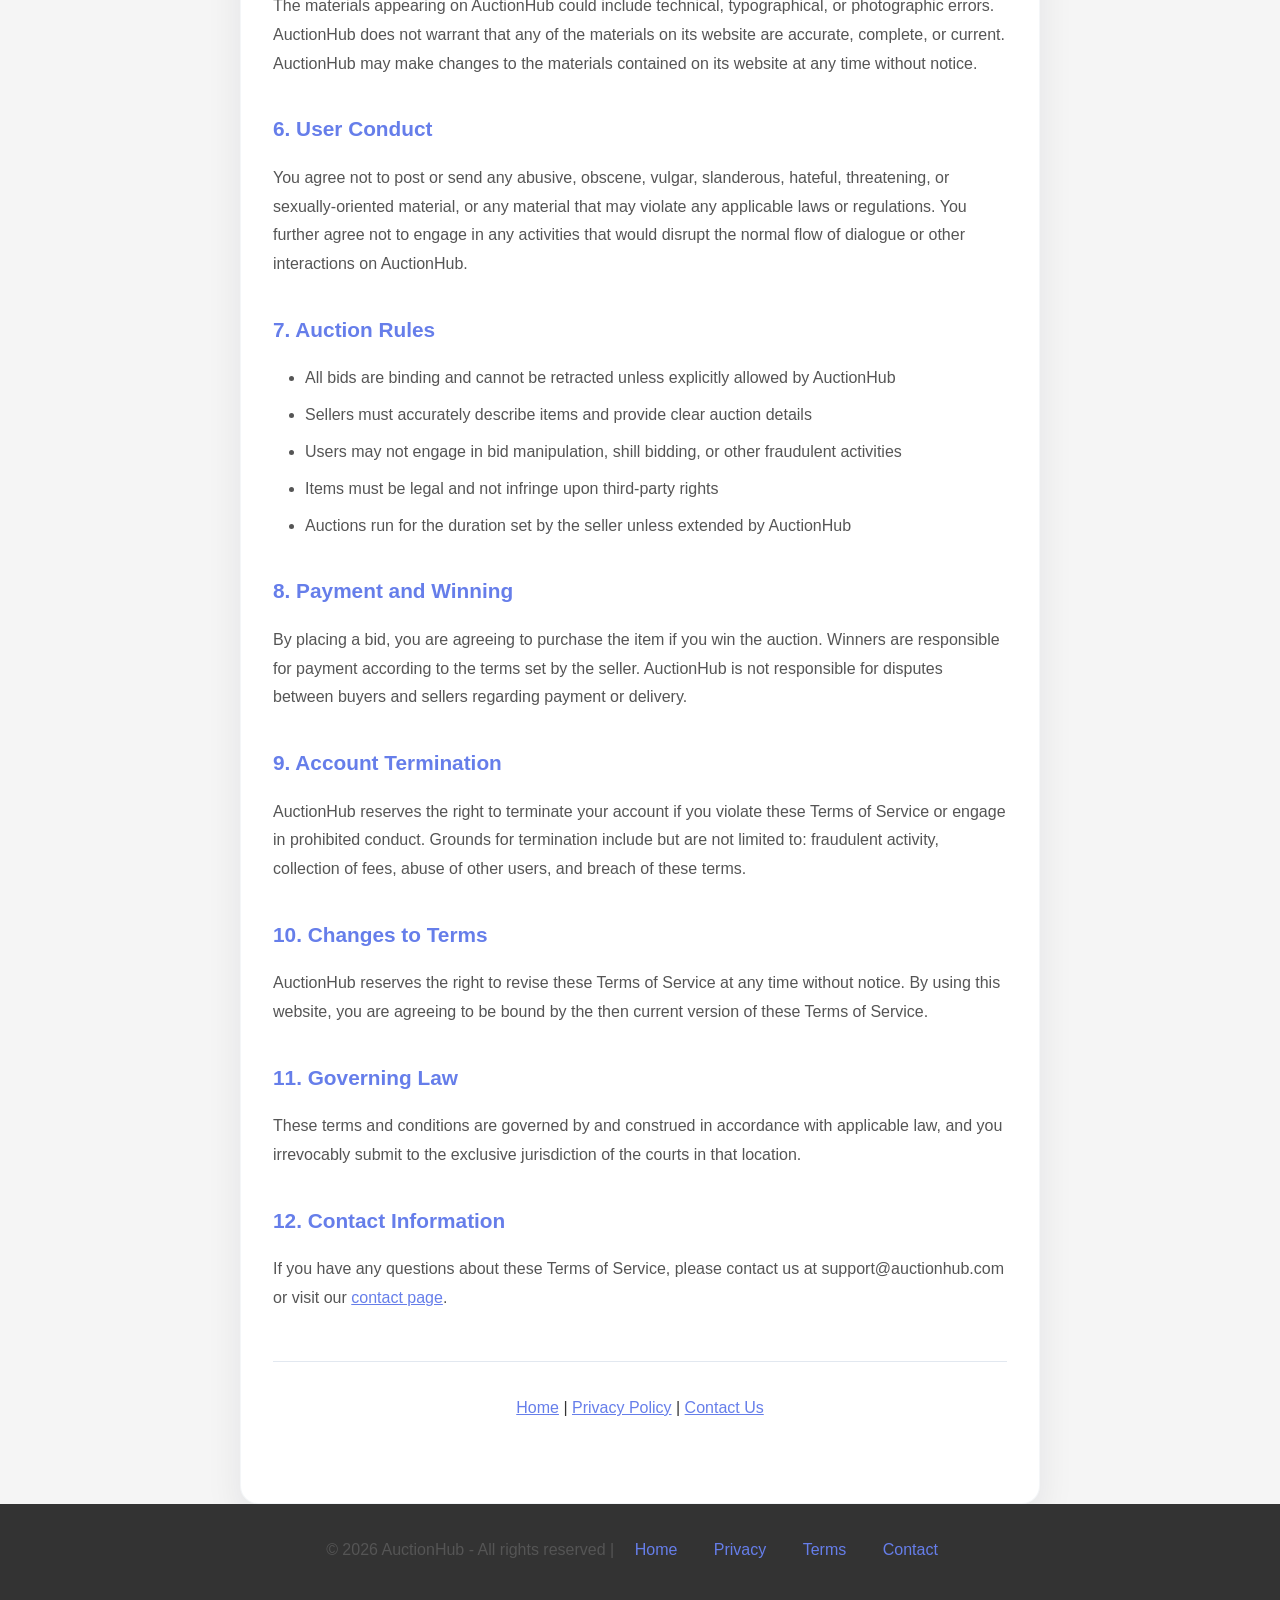
<file: terms.html>
<!DOCTYPE html>
<html lang="en">
<head>
    <meta charset="UTF-8">
    <meta name="viewport" content="width=device-width, initial-scale=1.0">
    <title>Terms of Service - AuctionHub</title>
    <style>
        :root {
            --primary: #667eea;
            --primary-dark: #5568d3;
            --secondary: #764ba2;
            --bg: #f5f5f5;
            --surface: #ffffff;
            --text: #333;
            --text-light: #555;
            --border: #e2e8f0;
        }

        body[data-theme='dark'] {
            --bg: #0f172a;
            --surface: #111827;
            --text: #e5e7eb;
            --text-light: #9ca3af;
            --border: #334155;
        }

        * {
            margin: 0;
            padding: 0;
            box-sizing: border-box;
        }

        body {
            font-family: -apple-system, BlinkMacSystemFont, 'Segoe UI', Roboto, Oxygen, Ubuntu, Cantarell, sans-serif;
            line-height: 1.8;
            color: var(--text);
            background-color: var(--bg);
            transition: background-color 0.3s, color 0.3s;
            overflow-x: hidden;
        }

        header {
            background: linear-gradient(135deg, var(--primary) 0%, var(--secondary) 100%);
            color: white;
            padding: 1.5rem 0;
            box-shadow: 0 2px 10px rgba(0, 0, 0, 0.1);
        }

        nav {
            display: flex;
            justify-content: space-between;
            align-items: center;
            max-width: 1200px;
            margin: 0 auto;
            padding: 0 2rem;
        }

        nav h1 {
            font-size: 1.8rem;
            font-weight: 700;
        }

        nav a {
            color: white;
            text-decoration: none;
            margin-left: 2rem;
            transition: opacity 0.3s;
        }

        nav a:hover {
            opacity: 0.8;
        }

        .theme-toggle {
            margin-left: 1rem;
            border: 1px solid rgba(255, 255, 255, 0.35);
            background: rgba(255, 255, 255, 0.12);
            color: #fff;
            border-radius: 999px;
            padding: 0.45rem 0.85rem;
            font-size: 0.85rem;
            font-weight: 700;
            cursor: pointer;
            transition: background-color 0.2s;
        }

        .theme-toggle:hover {
            background: rgba(255, 255, 255, 0.22);
        }

        @media (max-width: 768px) {
            .theme-toggle {
                margin-left: 0;
                margin-top: 0.25rem;
            }
        }

        .hero {
            background:
                radial-gradient(circle at top right, rgba(255,255,255,0.12), transparent 30%),
                linear-gradient(135deg, var(--primary) 0%, var(--secondary) 100%);
            color: white;
            padding: 2.75rem 2rem;
            text-align: center;
            box-shadow: 0 18px 40px rgba(15, 23, 42, 0.12);
        }

        .hero h2 {
            font-size: clamp(1.9rem, 4vw, 2.8rem);
            margin-bottom: 0.5rem;
        }

        .hero p {
            max-width: 680px;
            margin: 0 auto;
            color: rgba(255,255,255,0.92);
        }

        .hero-chip {
            display: inline-flex;
            align-items: center;
            gap: 0.5rem;
            padding: 0.45rem 0.9rem;
            border-radius: 999px;
            background: rgba(255,255,255,0.14);
            border: 1px solid rgba(255,255,255,0.18);
            margin-bottom: 1rem;
            font-weight: 700;
        }

        .container {
            max-width: 800px;
            margin: 0 auto;
            padding: 3rem 2rem;
            background: var(--surface);
            border-radius: 18px;
            margin-top: -1.5rem;
            box-shadow: 0 16px 36px rgba(15, 23, 42, 0.08);
            border: 1px solid rgba(148, 163, 184, 0.10);
        }

        h3 {
            color: var(--primary);
            font-size: 1.3rem;
            margin-top: 2rem;
            margin-bottom: 1rem;
        }

        .terms-callout {
            padding: 1rem 1.1rem;
            border-radius: 16px;
            background: var(--surface-alt);
            border: 1px solid var(--border);
            margin-bottom: 1.5rem;
            color: var(--text-light);
        }

        p {
            margin-bottom: 1rem;
            color: var(--text-light);
        }

        ul {
            margin-left: 2rem;
            margin-bottom: 1rem;
        }

        li {
            margin-bottom: 0.5rem;
            color: var(--text-light);
        }

        .footer-links {
            text-align: center;
            padding: 2rem 0;
            border-top: 1px solid var(--border);
            margin-top: 3rem;
        }

        footer {
            background: #333;
            color: white;
            padding: 2rem 0;
            text-align: center;
        }

        footer a {
            color: var(--primary);
            text-decoration: none;
            margin: 0 1rem;
        }

        footer a:hover {
            text-decoration: underline;
        }

        .last-updated {
            font-size: 0.9rem;
            color: #999;
            font-style: italic;
            margin-bottom: 2rem;
        }

        a {
            color: var(--primary);
        }
    </style>
</head>
<body>
    <header>
        <nav>
            <h1>AH AuctionHub</h1>
            <div>
                <a href="index.html">Home</a>
                <a href="features.html">Features</a>
                <a href="help.html">Help</a>
                <a href="about.html">About</a>
                <a href="index.php">Platform</a>
                <button id="themeToggle" class="theme-toggle" type="button" aria-label="Toggle light and dark theme">🌙 Dark</button>
            </div>
        </nav>
    </header>

    <section class="hero">
        <div class="hero-chip">◈ AuctionHub • Terms</div>
        <h2>Terms of Service</h2>
        <p>By using AuctionHub, you agree to these terms</p>
    </section>

    <div class="container">
        <div class="terms-callout">These terms keep the marketplace fair, secure, and predictable for everyone. Short version: bid honestly, sell honestly, play nice.</div>

        <p class="last-updated">Last updated: May 2026</p>

        <h3>1. Agreement to Terms</h3>
        <p>By accessing and using this AuctionHub Service, you accept and agree to be bound by and comply with these Terms of Service and our Privacy Policy. If you do not agree to abide by the above, please do not use this service.</p>

        <h3>2. Use License</h3>
        <p>Permission is granted to temporarily download one copy of the materials (information or software) on AuctionHub for personal, non-commercial transitory viewing only. This is the grant of a license, not a transfer of title, and under this license you may not:</p>
        <ul>
            <li>Modify or copy the materials</li>
            <li>Use the materials for any commercial purpose or for any public display</li>
            <li>Attempt to decompile or reverse engineer any software contained on AuctionHub</li>
            <li>Remove any copyright or other proprietary notations from the materials</li>
            <li>Transfer the materials to another person or "mirror" the materials on any other server</li>
            <li>Violate any applicable laws or regulations</li>
        </ul>

        <h3>3. Disclaimer of Warranties</h3>
        <p>The materials on AuctionHub are provided on an 'as is' basis. AuctionHub makes no warranties, expressed or implied, and hereby disclaims and negates all other warranties including, without limitation, implied warranties or conditions of merchantability, fitness for a particular purpose, or non-infringement of intellectual property or other violation of rights.</p>

        <h3>4. Limitations of Liability</h3>
        <p>In no event shall AuctionHub or its suppliers be liable for any damages (including, without limitation, damages for loss of data or profit, or due to business interruption) arising out of the use or inability to use the materials on AuctionHub, even if AuctionHub or an authorized representative has been notified orally or in writing of the possibility of such damage.</p>

        <h3>5. Accuracy of Materials</h3>
        <p>The materials appearing on AuctionHub could include technical, typographical, or photographic errors. AuctionHub does not warrant that any of the materials on its website are accurate, complete, or current. AuctionHub may make changes to the materials contained on its website at any time without notice.</p>

        <h3>6. User Conduct</h3>
        <p>You agree not to post or send any abusive, obscene, vulgar, slanderous, hateful, threatening, or sexually-oriented material, or any material that may violate any applicable laws or regulations. You further agree not to engage in any activities that would disrupt the normal flow of dialogue or other interactions on AuctionHub.</p>

        <h3>7. Auction Rules</h3>
        <ul>
            <li>All bids are binding and cannot be retracted unless explicitly allowed by AuctionHub</li>
            <li>Sellers must accurately describe items and provide clear auction details</li>
            <li>Users may not engage in bid manipulation, shill bidding, or other fraudulent activities</li>
            <li>Items must be legal and not infringe upon third-party rights</li>
            <li>Auctions run for the duration set by the seller unless extended by AuctionHub</li>
        </ul>

        <h3>8. Payment and Winning</h3>
        <p>By placing a bid, you are agreeing to purchase the item if you win the auction. Winners are responsible for payment according to the terms set by the seller. AuctionHub is not responsible for disputes between buyers and sellers regarding payment or delivery.</p>

        <h3>9. Account Termination</h3>
        <p>AuctionHub reserves the right to terminate your account if you violate these Terms of Service or engage in prohibited conduct. Grounds for termination include but are not limited to: fraudulent activity, collection of fees, abuse of other users, and breach of these terms.</p>

        <h3>10. Changes to Terms</h3>
        <p>AuctionHub reserves the right to revise these Terms of Service at any time without notice. By using this website, you are agreeing to be bound by the then current version of these Terms of Service.</p>

        <h3>11. Governing Law</h3>
        <p>These terms and conditions are governed by and construed in accordance with applicable law, and you irrevocably submit to the exclusive jurisdiction of the courts in that location.</p>

        <h3>12. Contact Information</h3>
        <p>If you have any questions about these Terms of Service, please contact us at support@auctionhub.com or visit our <a href="contact.html">contact page</a>.</p>

        <div class="footer-links">
            <a href="index.html">Home</a> |
            <a href="privacy.html">Privacy Policy</a> |
            <a href="contact.html">Contact Us</a>
        </div>
    </div>

    <footer>
        <p>&copy; 2026 AuctionHub - All rights reserved |
            <a href="index.html">Home</a>
            <a href="privacy.html">Privacy</a>
            <a href="terms.html">Terms</a>
            <a href="contact.html">Contact</a>
        </p>
    </footer>

        <script>
                (function() {
                    const storageKey = 'auctionhub_theme';
                    const toggleButton = document.getElementById('themeToggle');

                    const applyTheme = function(theme) {
                        document.body.setAttribute('data-theme', theme);
                        if (toggleButton) {
                            toggleButton.textContent = theme === 'dark' ? '☀️ Light' : '🌙 Dark';
                        }
                    };

                    const savedTheme = localStorage.getItem(storageKey);
                    const prefersDark = window.matchMedia('(prefers-color-scheme: dark)').matches;
                    applyTheme(savedTheme || (prefersDark ? 'dark' : 'light'));

                    if (toggleButton) {
                        toggleButton.addEventListener('click', function() {
                            const currentTheme = document.body.getAttribute('data-theme') || 'light';
                            const nextTheme = currentTheme === 'dark' ? 'light' : 'dark';
                            localStorage.setItem(storageKey, nextTheme);
                            applyTheme(nextTheme);
                        });
                    }
                })();
        </script>
</body>
</html>
</file>
